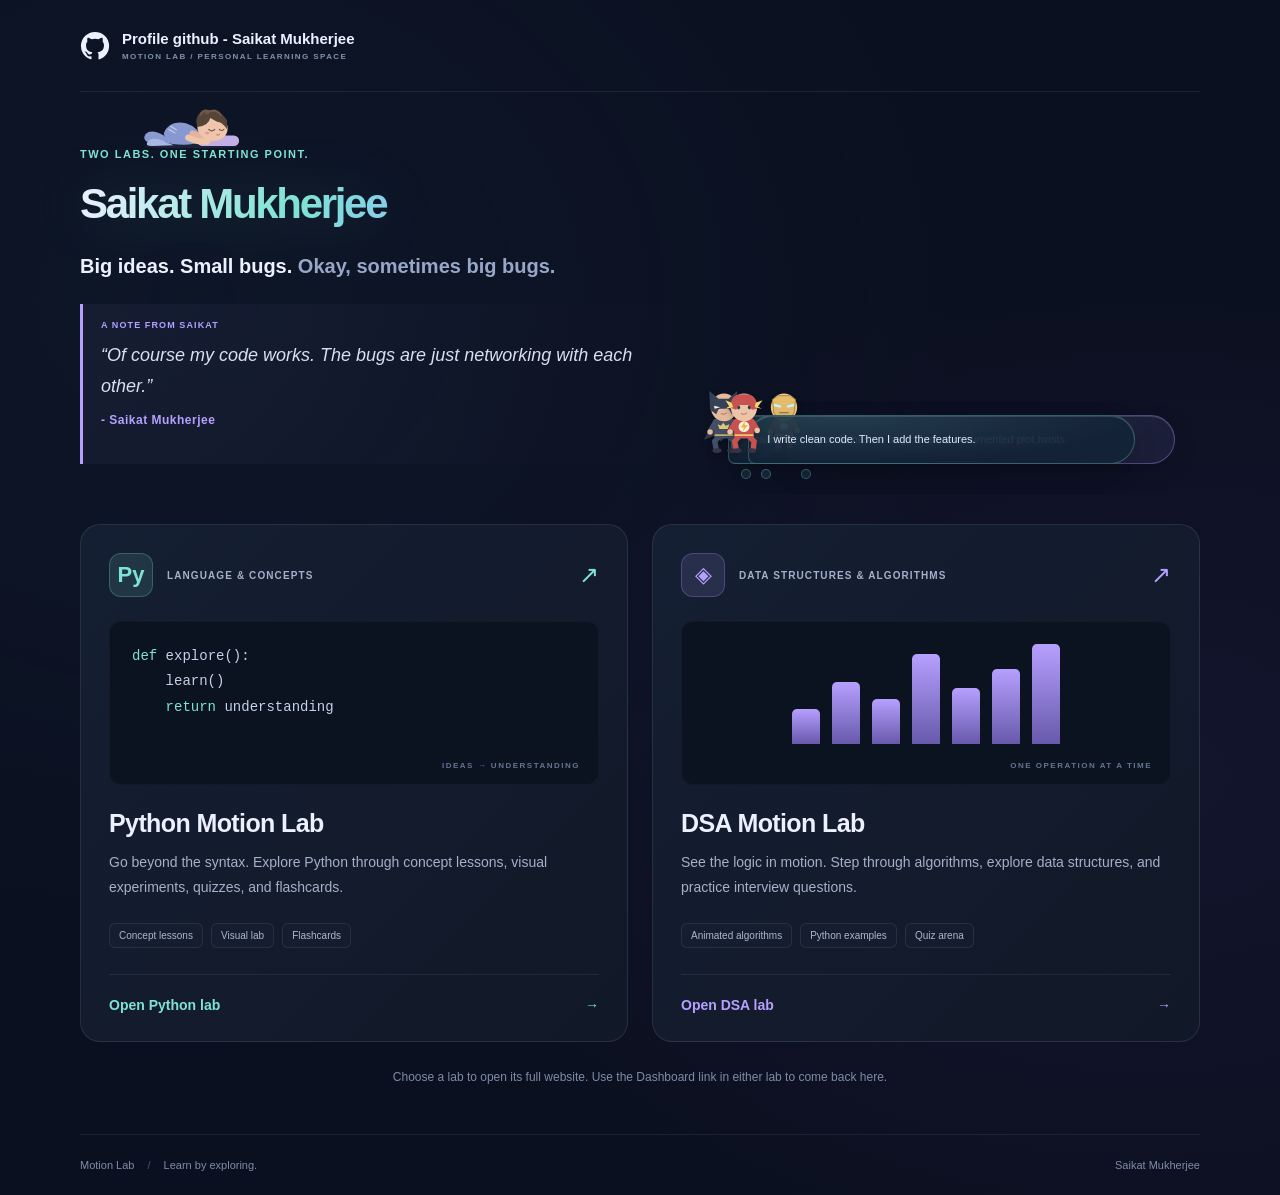
<file: index.html>
<!doctype html>
<html lang="en">
<head>
  <meta charset="utf-8">
  <meta name="viewport" content="width=device-width, initial-scale=1">
  <meta name="description" content="Your shared dashboard for Python Motion Lab and DSA Motion Lab.">
  <meta name="theme-color" content="#0b1020">
  <title>Saikat Mukherjee · Motion Lab</title>
  <link rel="stylesheet" href="dashboard.css">
  <link rel="stylesheet" href="pets.css">
</head>
<body>
  <header class="topbar"><a class="brand" href="https://github.com/saikatmukherjeelinux" target="_blank" rel="noopener noreferrer"><svg class="github-brand-icon" aria-hidden="true" width="30" height="30" viewBox="0 0 24 24" fill="currentColor"><path d="M12 .75a11.25 11.25 0 0 0-3.558 21.923c.563.104.768-.244.768-.542 0-.267-.01-.974-.015-1.912-3.13.68-3.79-1.508-3.79-1.508-.512-1.3-1.25-1.646-1.25-1.646-1.022-.7.078-.685.078-.685 1.13.08 1.724 1.16 1.724 1.16 1.005 1.722 2.637 1.225 3.279.937.102-.728.393-1.225.715-1.507-2.498-.284-5.124-1.249-5.124-5.56 0-1.228.439-2.232 1.159-3.019-.116-.285-.502-1.429.11-2.978 0 0 .945-.303 3.094 1.153a10.77 10.77 0 0 1 5.636 0c2.148-1.456 3.091-1.153 3.091-1.153.614 1.549.228 2.693.112 2.978.722.787 1.158 1.791 1.158 3.019 0 4.322-2.63 5.273-5.137 5.552.404.349.765 1.037.765 2.09 0 1.509-.014 2.726-.014 3.096 0 .301.203.651.774.541A11.25 11.25 0 0 0 12 .75Z"/></svg><span class="brand-identity">Profile github - Saikat Mukherjee<small>MOTION LAB / PERSONAL LEARNING SPACE</small></span></a></header>
  <main>
    <section class="intro" aria-labelledby="title">
      <div class="sleepy-heading"><div class="sleepy-boy" aria-hidden="true"><svg viewBox="0 0 150 70" xmlns="http://www.w3.org/2000/svg"><ellipse cx="74" cy="64" rx="62" ry="3" fill="#b6a0ff18"/><g class="sleepy-breath"><path d="M38 50 Q22 41 14 48 Q9 55 18 60 L45 61" fill="#899bcf"/><path d="M34 56 Q21 52 17 58 Q12 64 23 64 L51 63" fill="#aab9e3"/><path d="M38 47 Q45 29 67 34 Q84 39 89 57 Q72 66 40 60Z" fill="#8799d0"/><path d="M44 42 L53 47 M47 38 L55 43" stroke="#c8d3f4" stroke-width="1.4"/><rect x="82" y="50" width="55" height="14" rx="7" fill="#c2b0e6"/><path d="M76 48 Q88 53 102 54" stroke="#e3b49b" stroke-width="9" stroke-linecap="round" fill="none"/><ellipse cx="102" cy="40" rx="20" ry="17" transform="rotate(12 102 40)" fill="#efc6ab"/><path d="M82 39 Q77 21 93 18 Q111 14 121 30 L121 42 Q115 32 108 32 L99 27 Q97 37 82 39Z" fill="#554437"/><path d="M86 23 Q89 16 97 18 M94 21 Q105 13 113 23" stroke="#705747" stroke-width="3" stroke-linecap="round" fill="none"/><path d="M97 42 Q101 46 105 42 M111 42 Q114 45 117 42" stroke="#70514a" stroke-width="1.4" stroke-linecap="round" fill="none"/><ellipse cx="95" cy="47" rx="3" ry="1.8" fill="#df9d99"/><path d="M107 49 Q110 51 112 48" stroke="#9b6c60" stroke-width="1.1" fill="none"/><path d="M70 53 Q82 59 95 58" stroke="#efc6ab" stroke-width="8" stroke-linecap="round" fill="none"/></g></svg><span class="sleep-z z-one">z</span><span class="sleep-z z-two">z</span><span class="sleep-z z-three">Z</span></div><p class="eyebrow">TWO LABS. ONE STARTING POINT.</p></div>
      <div class="name-and-jokes"><div class="intro-details"><h1 id="title" class="name-title">Saikat Mukherjee</h1>
      <p class="personal-tagline"><strong>Big ideas.</strong> Small bugs. <span>Okay, sometimes <span id="spiderBugs">big bugs</span>.</span></p>
      <figure class="signature-quote" id="humorFeed" tabindex="0" aria-label="Rotating humor. Hover or focus to pause."><span class="humor-label" id="humorLabel">A NOTE FROM SAIKAT</span><blockquote id="humorText">“Of course my code works. The bugs are just networking with each other.”</blockquote><figcaption id="humorCredit">- Saikat Mukherjee</figcaption></figure>
      </div><aside class="joke-sky" aria-label="Floating coding jokes"><div class="joke-stream" id="jokeStream"><p class="joke-orb">My algorithm is O(please work).</p><p class="joke-orb">My code has no bugs. Just undocumented plot twists.</p><p class="joke-orb">I write clean code. Then I add the features.</p></div></aside></div>
    </section>
    <nav class="labs" aria-label="Learning websites">
      <a class="lab python" href="python-motion-lab/index.html">
        <div class="card-top"><span class="lab-icon" aria-hidden="true">Py</span><span class="category">LANGUAGE & CONCEPTS</span><span class="arrow" aria-hidden="true">↗</span></div>
        <div class="illustration python-art" aria-hidden="true"><code><span>def</span> explore():<br>&nbsp;&nbsp;&nbsp;&nbsp;learn()<br>&nbsp;&nbsp;&nbsp;&nbsp;<span>return</span> understanding</code><span class="code-note">IDEAS → UNDERSTANDING</span></div>
        <h2>Python Motion Lab</h2>
        <p>Go beyond the syntax. Explore Python through concept lessons, visual experiments, quizzes, and flashcards.</p>
        <div class="tags"><span>Concept lessons</span><span>Visual lab</span><span>Flashcards</span></div>
        <div class="open">Open Python lab <span aria-hidden="true">→</span></div>
      </a>
      <a class="lab dsa" href="dsa-motion-lab/index.html">
        <div class="card-top"><span class="lab-icon" aria-hidden="true">◈</span><span class="category">DATA STRUCTURES & ALGORITHMS</span><span class="arrow" aria-hidden="true">↗</span></div>
        <div class="illustration dsa-art" aria-hidden="true"><div class="bars"><i></i><i></i><i></i><i></i><i></i><i></i><i></i></div><span class="code-note">ONE OPERATION AT A TIME</span></div>
        <h2>DSA Motion Lab</h2>
        <p>See the logic in motion. Step through algorithms, explore data structures, and practice interview questions.</p>
        <div class="tags"><span>Animated algorithms</span><span>Python examples</span><span>Quiz arena</span></div>
        <div class="open">Open DSA lab <span aria-hidden="true">→</span></div>
      </a>
    </nav>
    <p class="hint">Choose a lab to open its full website. Use the Dashboard link in either lab to come back here.</p>
  </main>
  <footer><span>Motion Lab <span class="footer-divider">/</span> Learn by exploring.</span><span>Saikat Mukherjee</span></footer>
  <div class="spider-visitor" aria-hidden="true"><div class="spider-thread"></div><svg class="spider-drawing" viewBox="0 0 90 76" xmlns="http://www.w3.org/2000/svg"><g class="spider-legs" fill="none" stroke="#aa9be0" stroke-width="3.5" stroke-linecap="round" stroke-linejoin="round"><path d="M32 35 L17 20 L10 28 M30 40 L10 35 L4 44 M30 46 L13 52 L10 64 M33 51 L23 65 L25 72"/><path d="M58 35 L73 20 L80 28 M60 40 L80 35 L86 44 M60 46 L77 52 L80 64 M57 51 L67 65 L65 72"/></g><ellipse cx="45" cy="31" rx="17" ry="21" fill="#8274bd"/><ellipse cx="45" cy="44" rx="21" ry="19" fill="#b5a4e9"/><ellipse cx="38" cy="40" rx="6" ry="8" fill="#fff6ec"/><ellipse cx="53" cy="40" rx="6" ry="8" fill="#fff6ec"/><g fill="#30314c"><ellipse cx="39" cy="42" rx="3.5" ry="5"/><ellipse cx="52" cy="42" rx="3.5" ry="5"/></g><g fill="white"><circle cx="40" cy="39" r="1.6"/><circle cx="53" cy="39" r="1.6"/></g><g fill="#eeaccc"><ellipse cx="30" cy="49" rx="4" ry="2.4"/><ellipse cx="60" cy="49" rx="4" ry="2.4"/></g><path d="M40 51 Q45 57 50 51" fill="none" stroke="#62517f" stroke-width="1.7" stroke-linecap="round"/></svg></div>
  <script src="wizard.js"></script>
  <script src="voldemort.js"></script>
  <script src="dashboard.js"></script>
  <script src="bubble-characters.js"></script>
  <script src="humor-feed.js"></script>
</body>
</html>
</file>
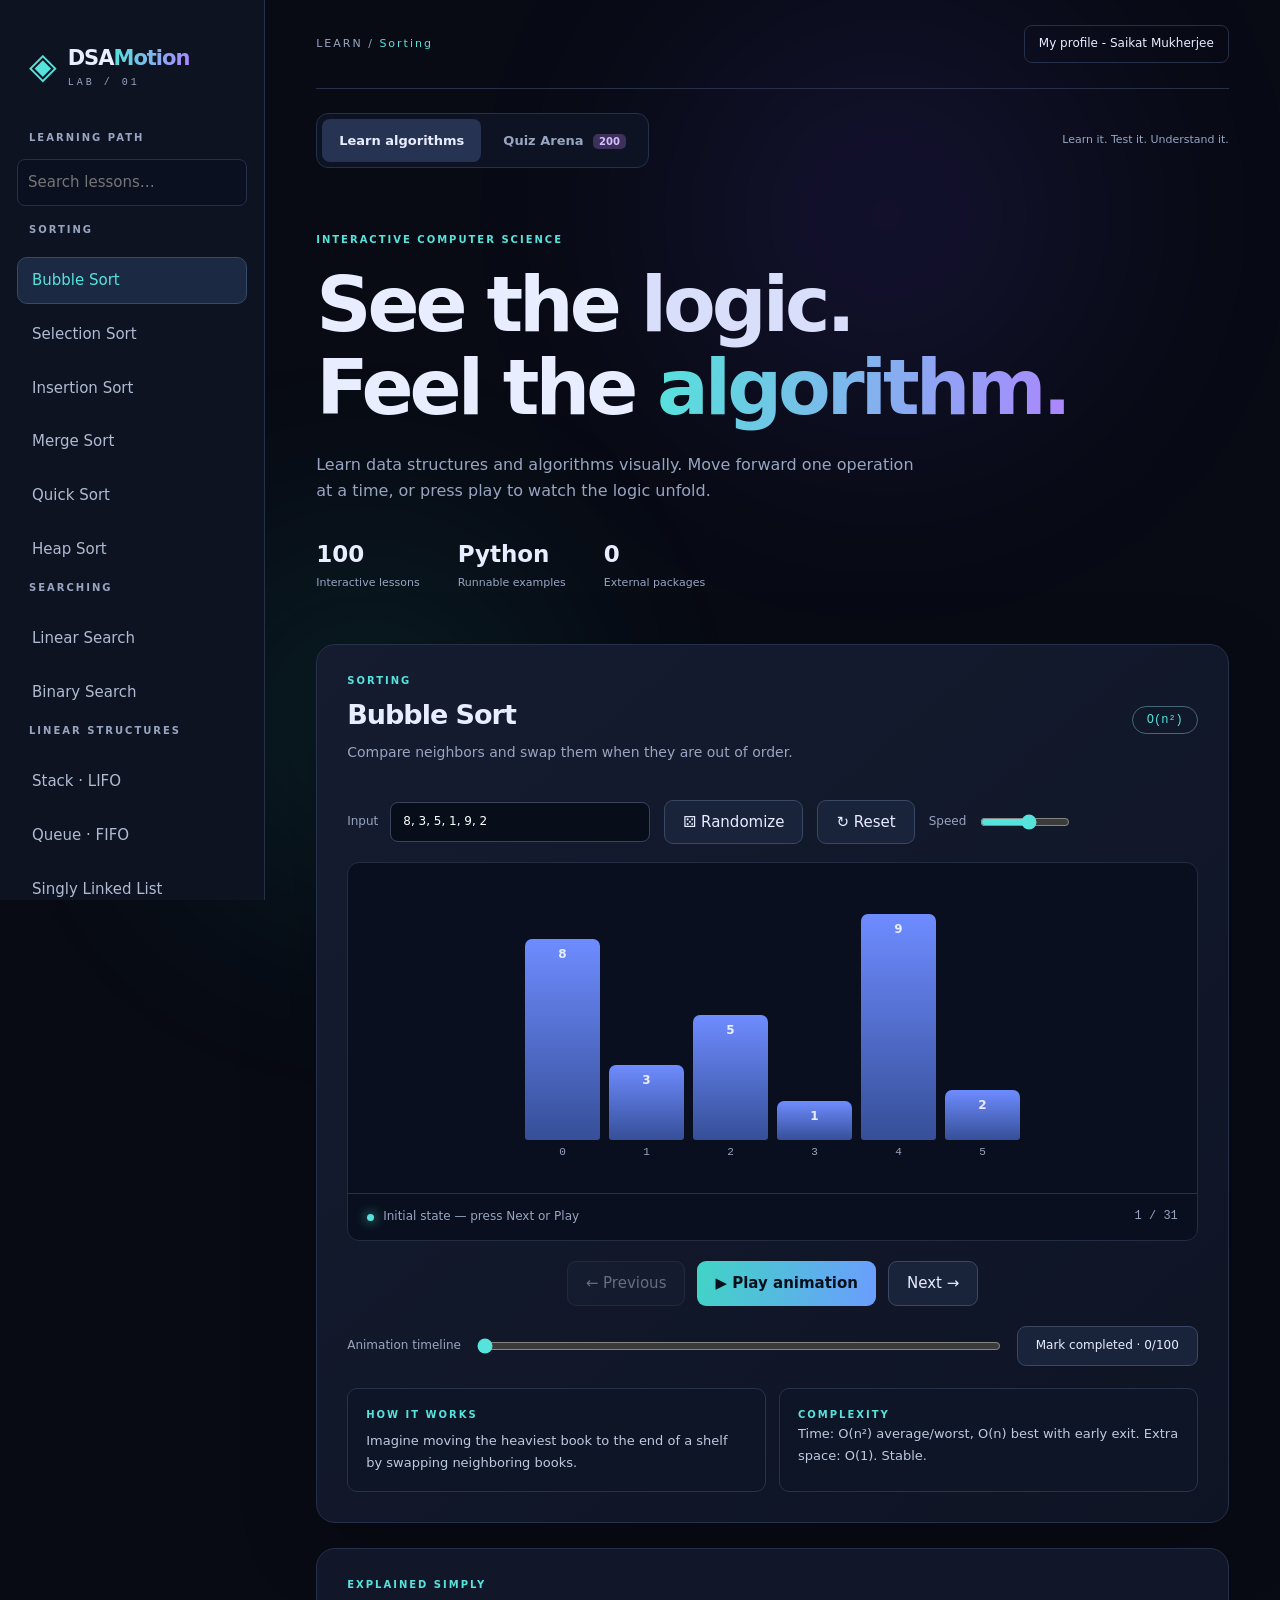
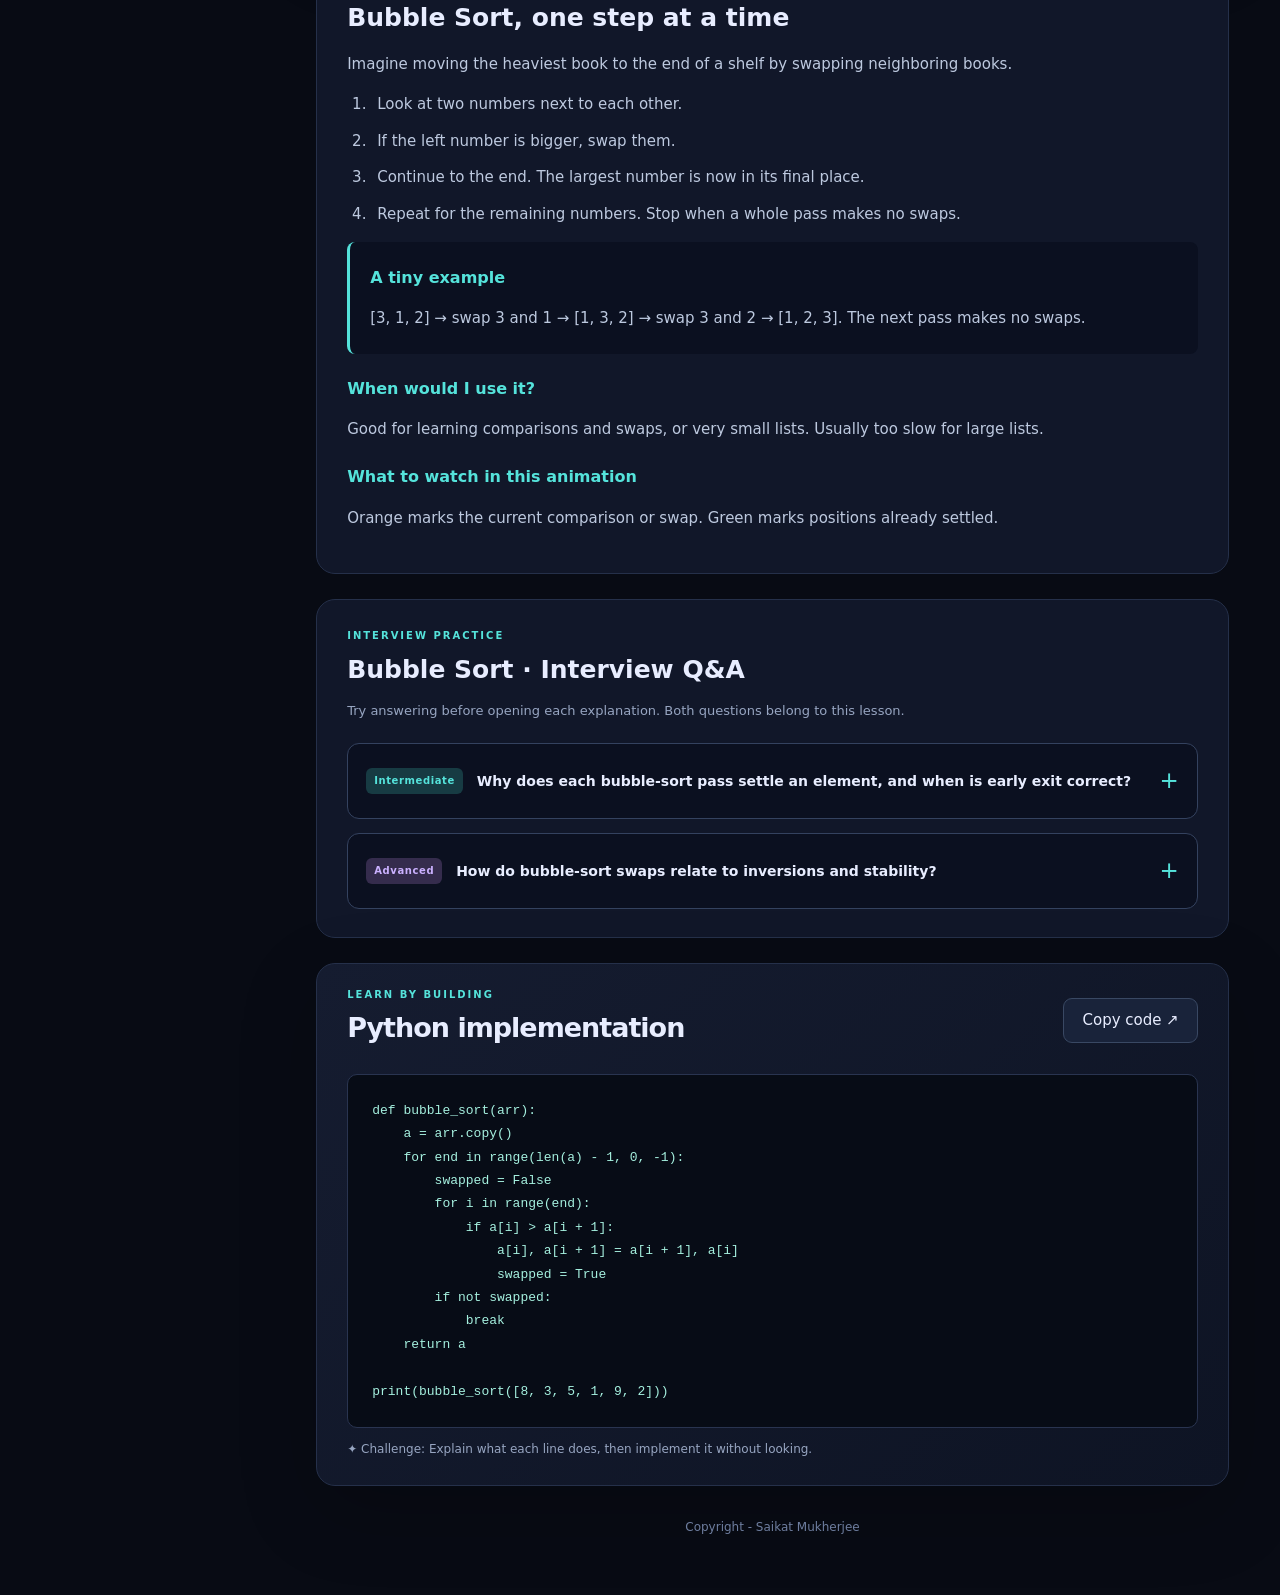
<file: dsa-motion-lab/index.html>
<!DOCTYPE html>
<html lang="en"><head><meta charset="UTF-8"><meta name="viewport" content="width=device-width, initial-scale=1"><meta name="description" content="Interactive DSA visual learning studio with animations and Python code"><title>DSA Motion Lab · Visual Algorithms</title><link rel="stylesheet" href="assets/style.css"><link rel="stylesheet" href="assets/quiz.css"></head>
<body>
<div class="glow g1"></div><div class="glow g2"></div>
<aside class="sidebar"><div class="brand"><span class="brand-icon">◈</span><span>DSA<span class="gradient">Motion</span><small>LAB / 01</small></span></div><div class="side-label">LEARNING PATH</div><input id="lessonSearch" type="search" placeholder="Search lessons…" aria-label="Search lessons"><nav id="nav"></nav></aside>
<main class="main"><header class="top"><div class="breadcrumb">LEARN / <span id="crumb">Sorting</span></div><a class="github" href="https://github.com/saikatmukherjeelinux" target="_blank" rel="noopener">My profile - Saikat Mukherjee</a></header><div class="mode-bar"><div class="mode-tabs" role="tablist" aria-label="Learning and quiz views"><button id="learnTab" type="button" role="tab" aria-controls="learningContent" aria-selected="true" class="active">Learn algorithms</button><button id="quizTab" type="button" role="tab" aria-controls="quizPanel" aria-selected="false" tabindex="-1">Quiz Arena <span>200</span></button></div><span class="mode-hint">Learn it. Test it. Understand it.</span></div><div id="learningContent" role="tabpanel" aria-labelledby="learnTab"><section class="hero"><div class="eyebrow">INTERACTIVE COMPUTER SCIENCE</div><h1>See the <em>logic.</em><br>Feel the <span class="gradient">algorithm.</span></h1><p>Learn data structures and algorithms visually. Move forward one operation at a time, or press play to watch the logic unfold.</p><div class="stats"><div><strong id="topicCount">0</strong><small>Interactive lessons</small></div><div><strong>Python</strong><small>Runnable examples</small></div><div><strong>0</strong><small>External packages</small></div></div></section>
<section class="workspace"><div class="panel-head"><div><div class="eyebrow" id="category">SORTING</div><h2 id="lessonTitle">Bubble Sort</h2><p id="intro"></p></div><div class="pill" id="complexity">O(n²)</div></div><div class="controls"><label>Input <input id="input" type="text" value="8, 3, 5, 1, 9, 2" aria-label="Input values"></label><label id="targetControl" hidden>Target <input id="target" type="text" placeholder="Auto" aria-label="Search target"></label><button id="random" class="secondary">⚄ Randomize</button><button id="reset" class="secondary">↻ Reset</button><label class="speed">Speed <input type="range" id="speed" min="1" max="10" value="6" aria-label="Animation speed"></label></div><div class="stage"><div id="viz" class="viz"></div><div class="status"><span class="pulse"></span><span id="status" role="status" aria-live="polite">Ready to begin</span><span id="counter">0 / 0</span></div></div><div class="player"><button id="prev" class="secondary">← Previous</button><button id="play" class="primary">▶ Play animation</button><button id="next" class="secondary">Next →</button></div><div class="learning-tools"><label for="timeline">Animation timeline</label><input id="timeline" type="range" min="0" max="0" value="0"><button id="completion" class="secondary">Mark completed</button></div><div class="details"><div class="detail-card"><div class="mini-title">HOW IT WORKS</div><p id="explanation"></p></div><div class="detail-card"><div class="mini-title">COMPLEXITY</div><div id="analysis"></div></div></div></section>
<section id="simpleGuide" class="simple-guide" aria-label="Beginner lesson explanation"></section><section id="interviewQuestions" class="interview-section" aria-labelledby="interviewTitle"></section><section class="code-section"><div class="code-top"><div><div class="eyebrow">LEARN BY BUILDING</div><h2>Python implementation</h2></div><button id="copy" class="secondary">Copy code ↗</button></div><pre><code id="code"></code></pre><div class="tip">✦ Challenge: Explain what each line does, then implement it without looking.</div></section></div><section id="quizPanel" role="tabpanel" aria-labelledby="quizTab" hidden></section><footer>Copyright - Saikat Mukherjee</footer></main><script src="assets/app.js"></script><script src="assets/extensions.js"></script><script src="assets/explanations.js"></script><script src="assets/advanced.js"></script><script src="assets/string-engine.js"></script><script src="assets/string-python.js"></script><script src="assets/string-lessons.js"></script><script src="assets/regex-engine.js"></script><script src="assets/regex-catalog.js"></script><script src="assets/regex-python.js"></script><script src="assets/regex-lessons.js"></script><script src="assets/interview-core.js"></script><script src="assets/interview-strings.js"></script><script src="assets/interview-regex.js"></script><script src="assets/interview.js"></script><script src="assets/interview-pattern-engine.js"></script><script src="assets/interview-pattern-catalog.js"></script><script src="assets/pattern-python.js"></script><script src="assets/interview-pattern-questions.js"></script><script src="assets/interview-pattern-lessons.js"></script><script src="assets/quiz-core.js"></script><script src="assets/quiz-strings.js"></script><script src="assets/quiz-regex.js"></script><script src="assets/quiz-patterns.js"></script><script src="assets/quiz-engine.js"></script><script src="assets/quiz.js"></script></body></html>
</file>
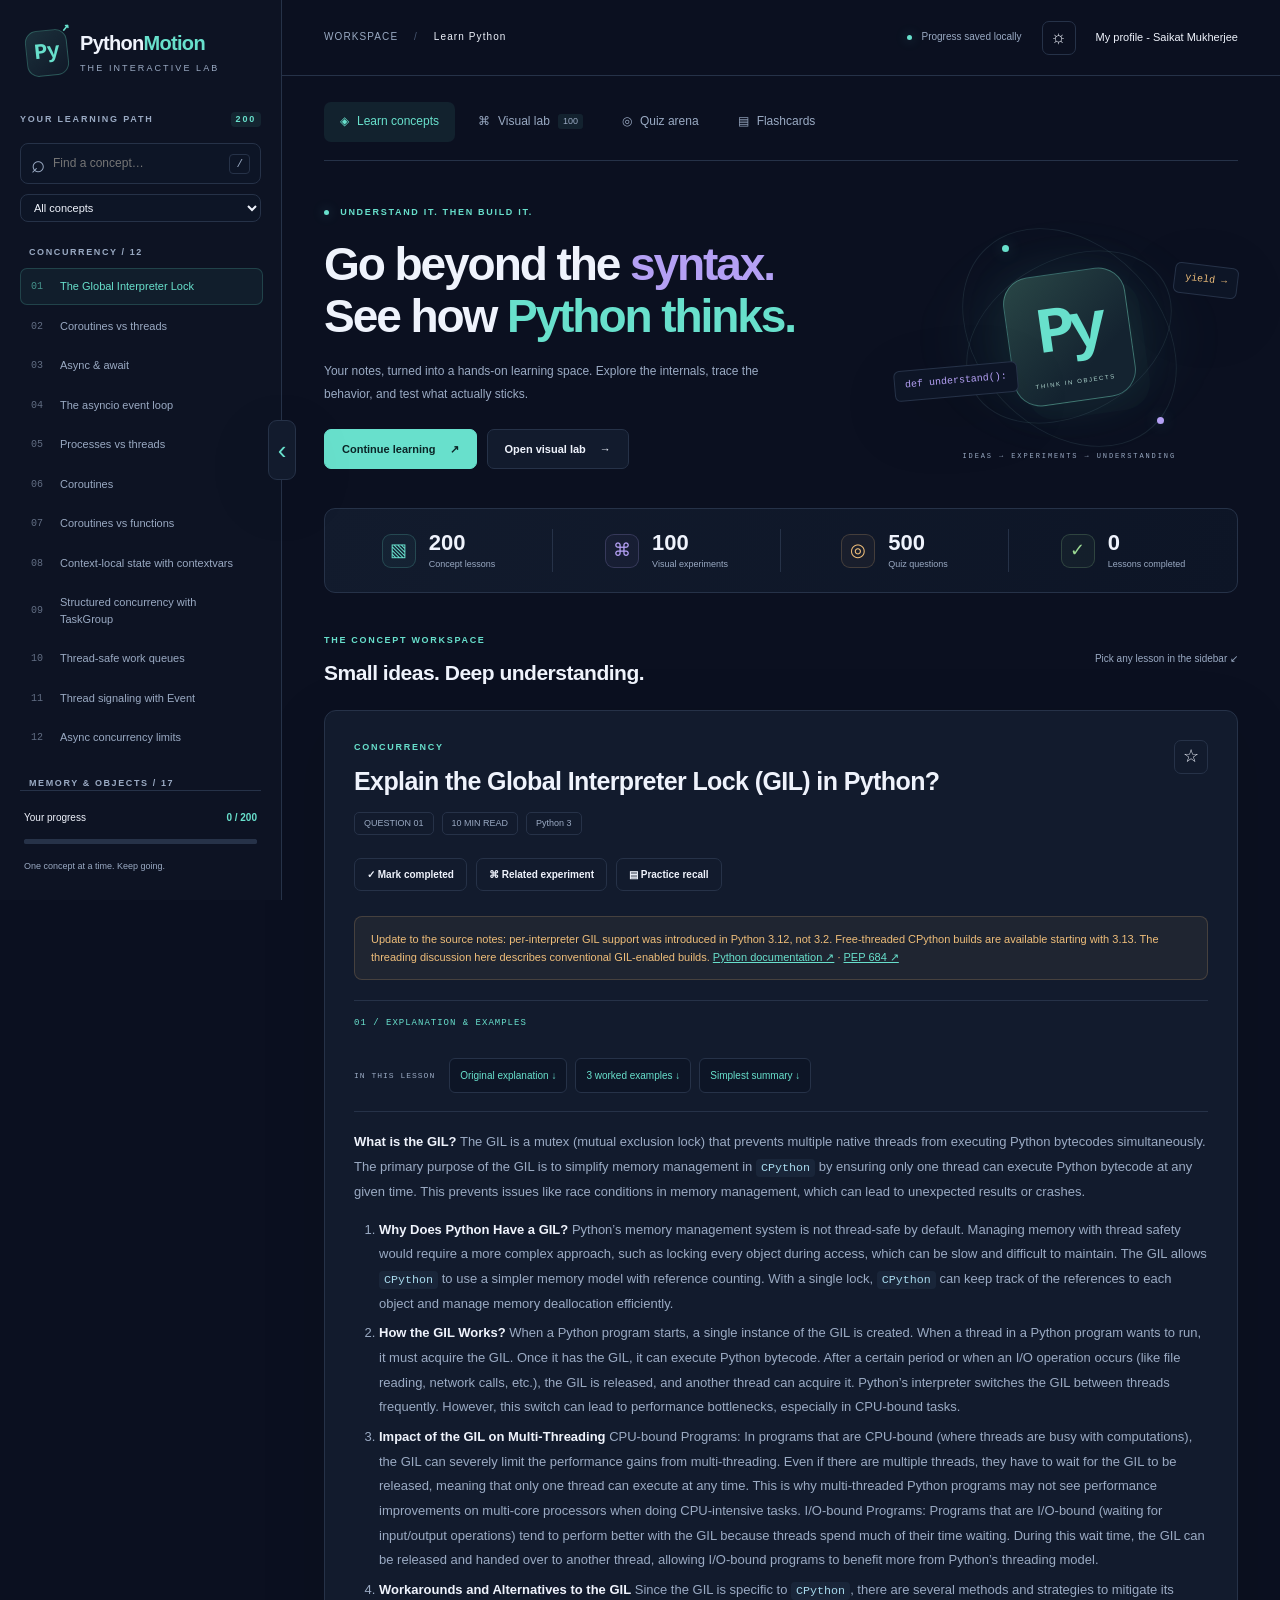
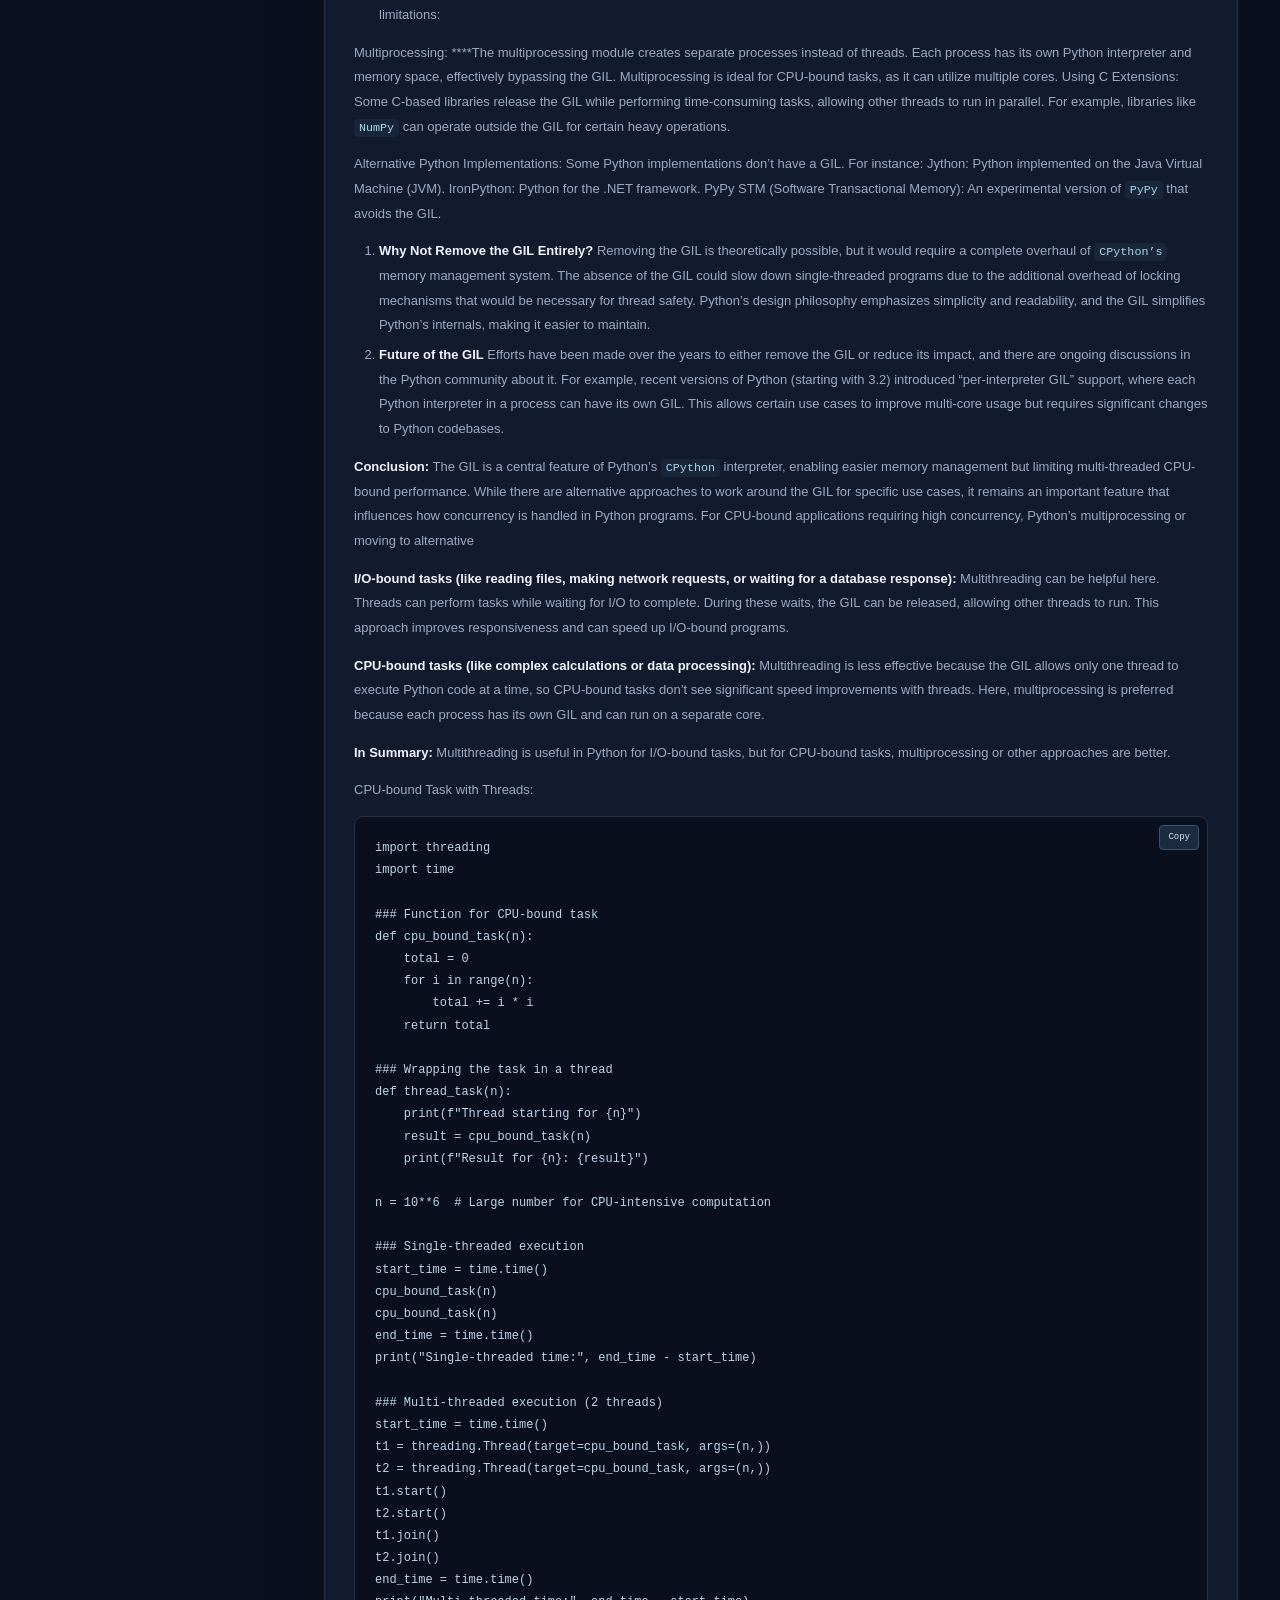
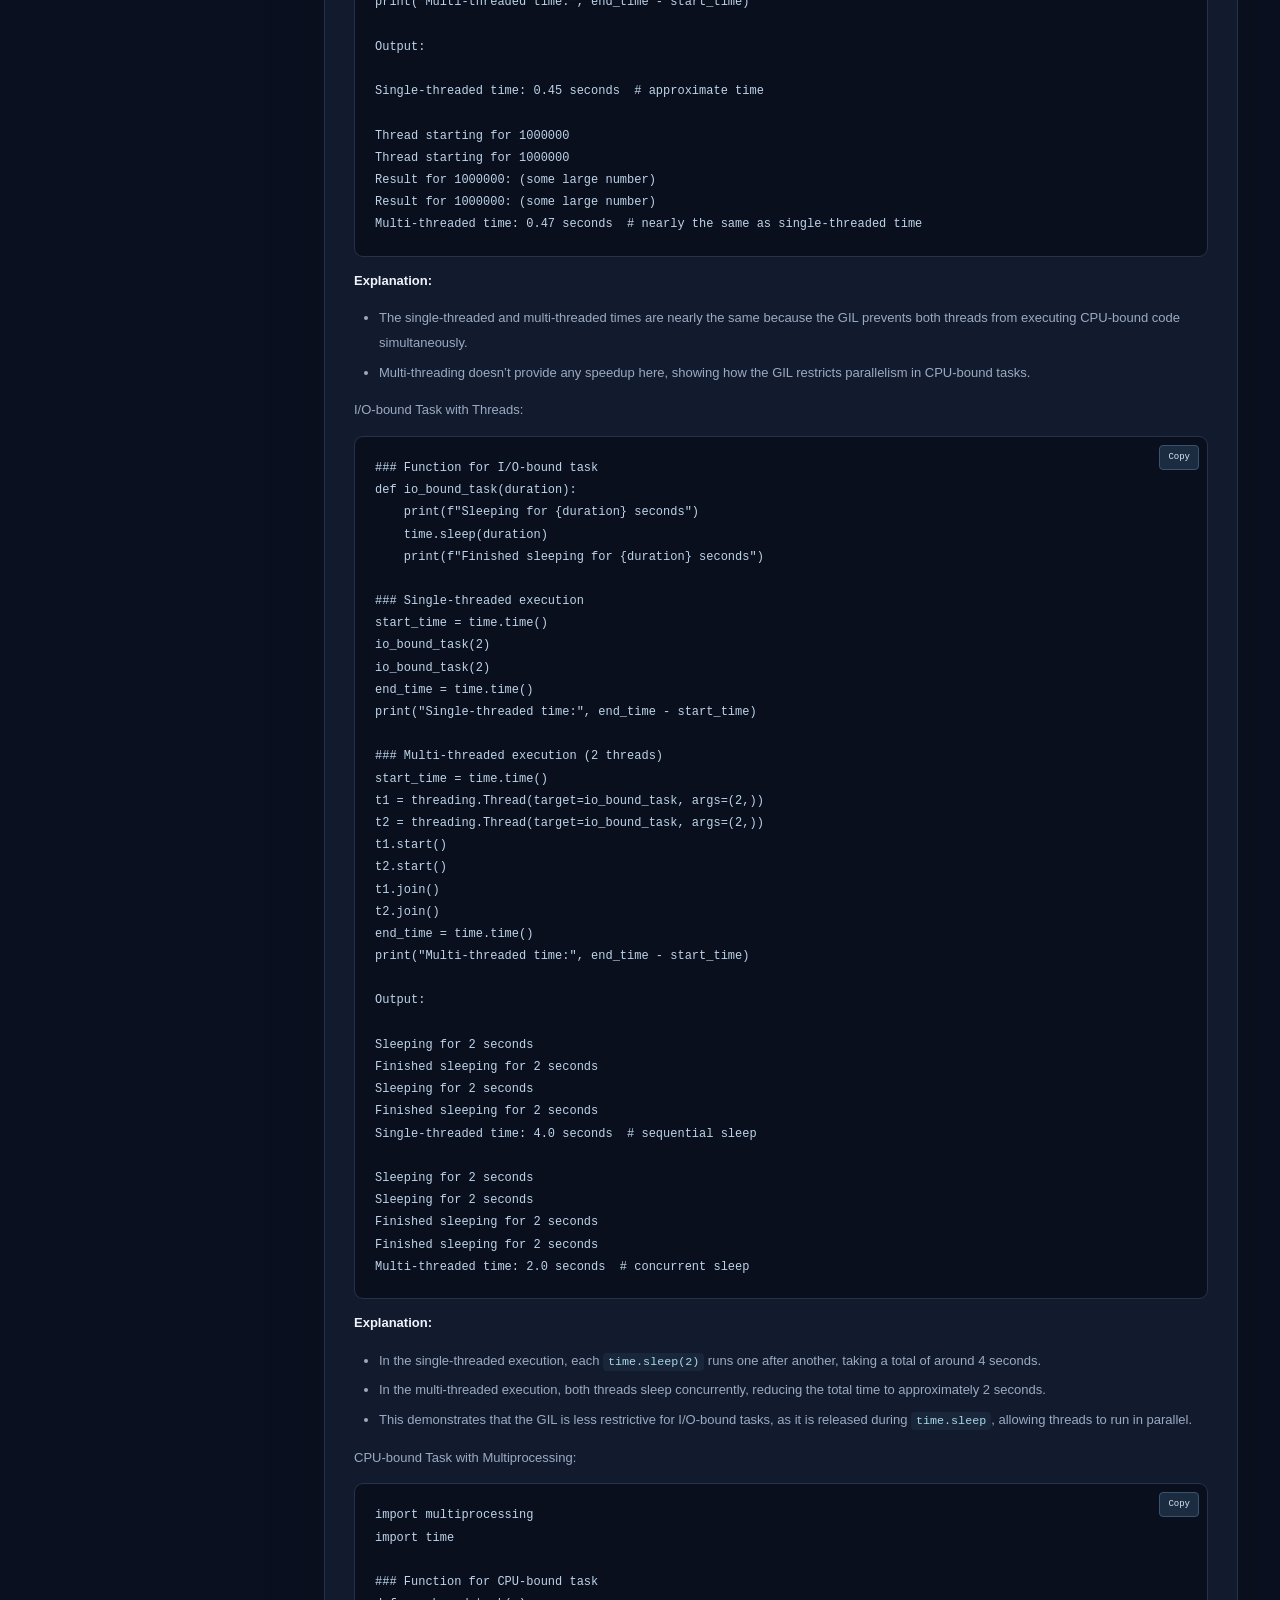
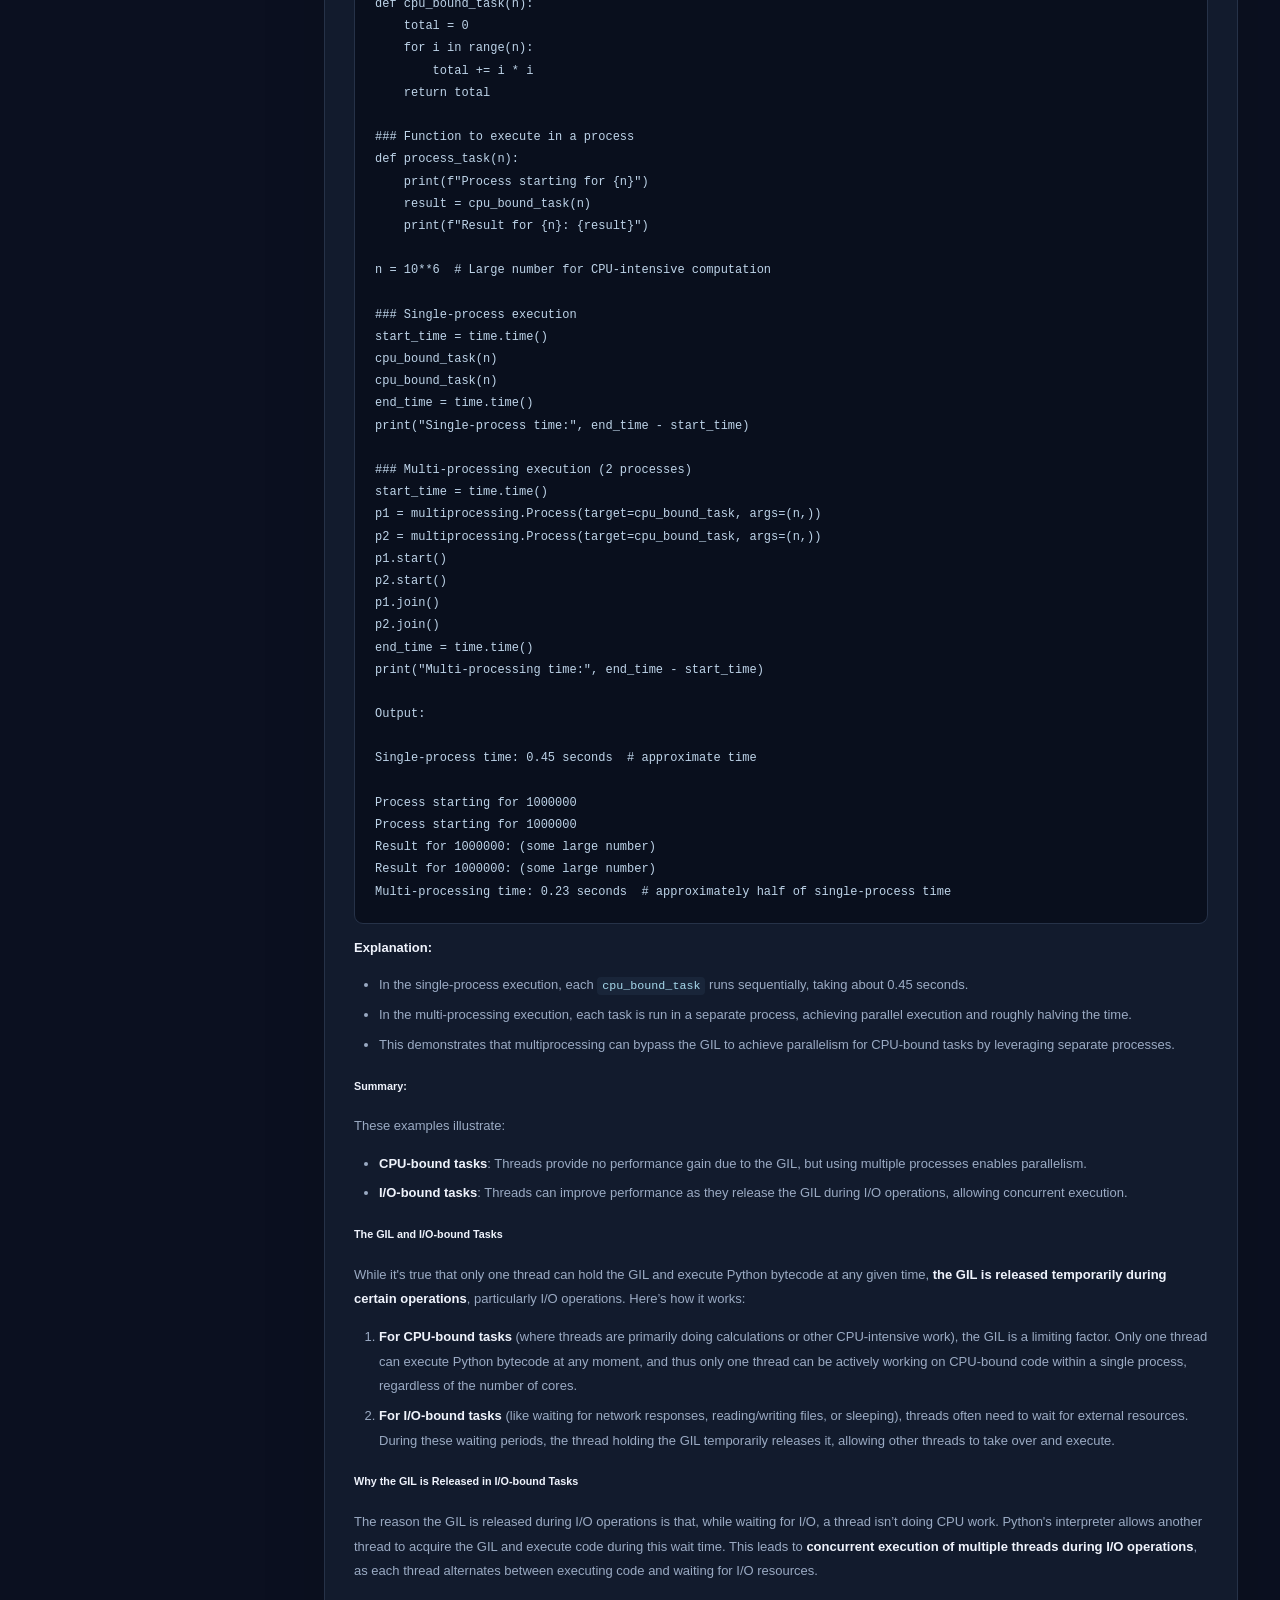
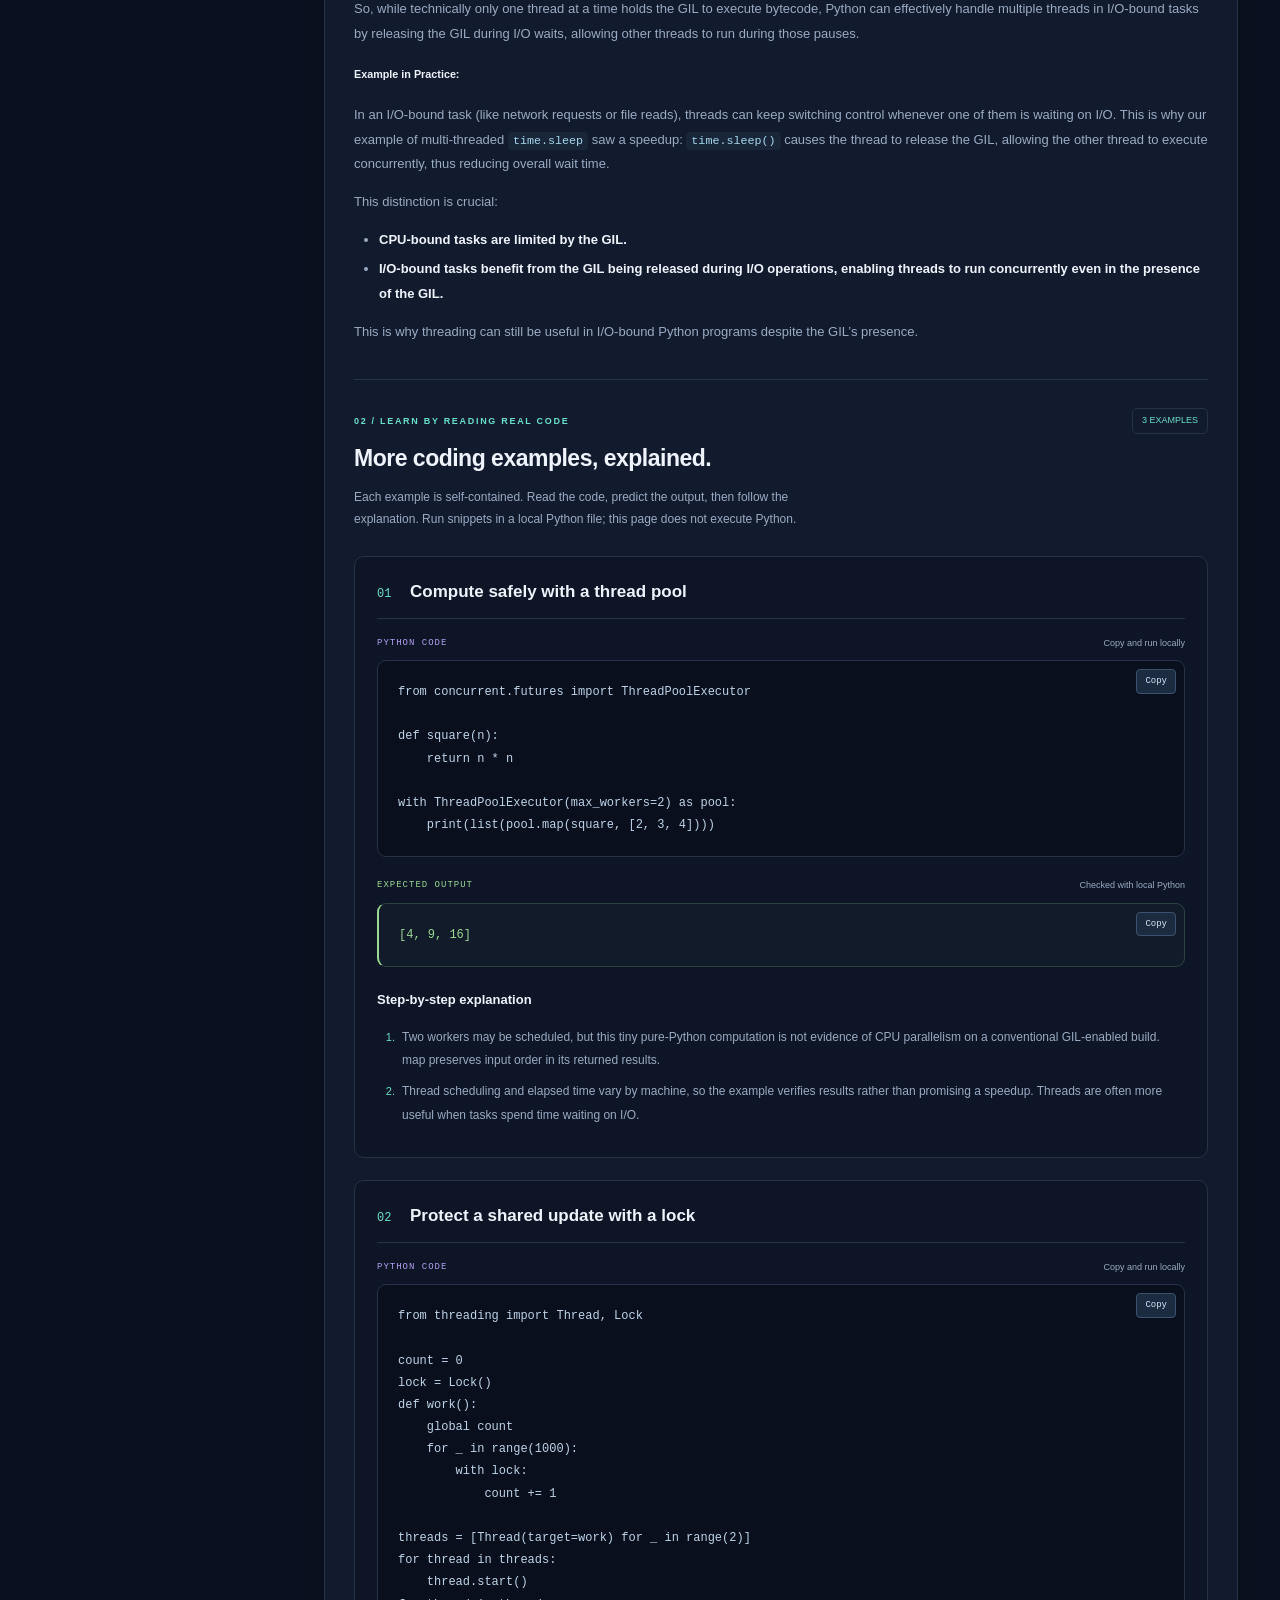
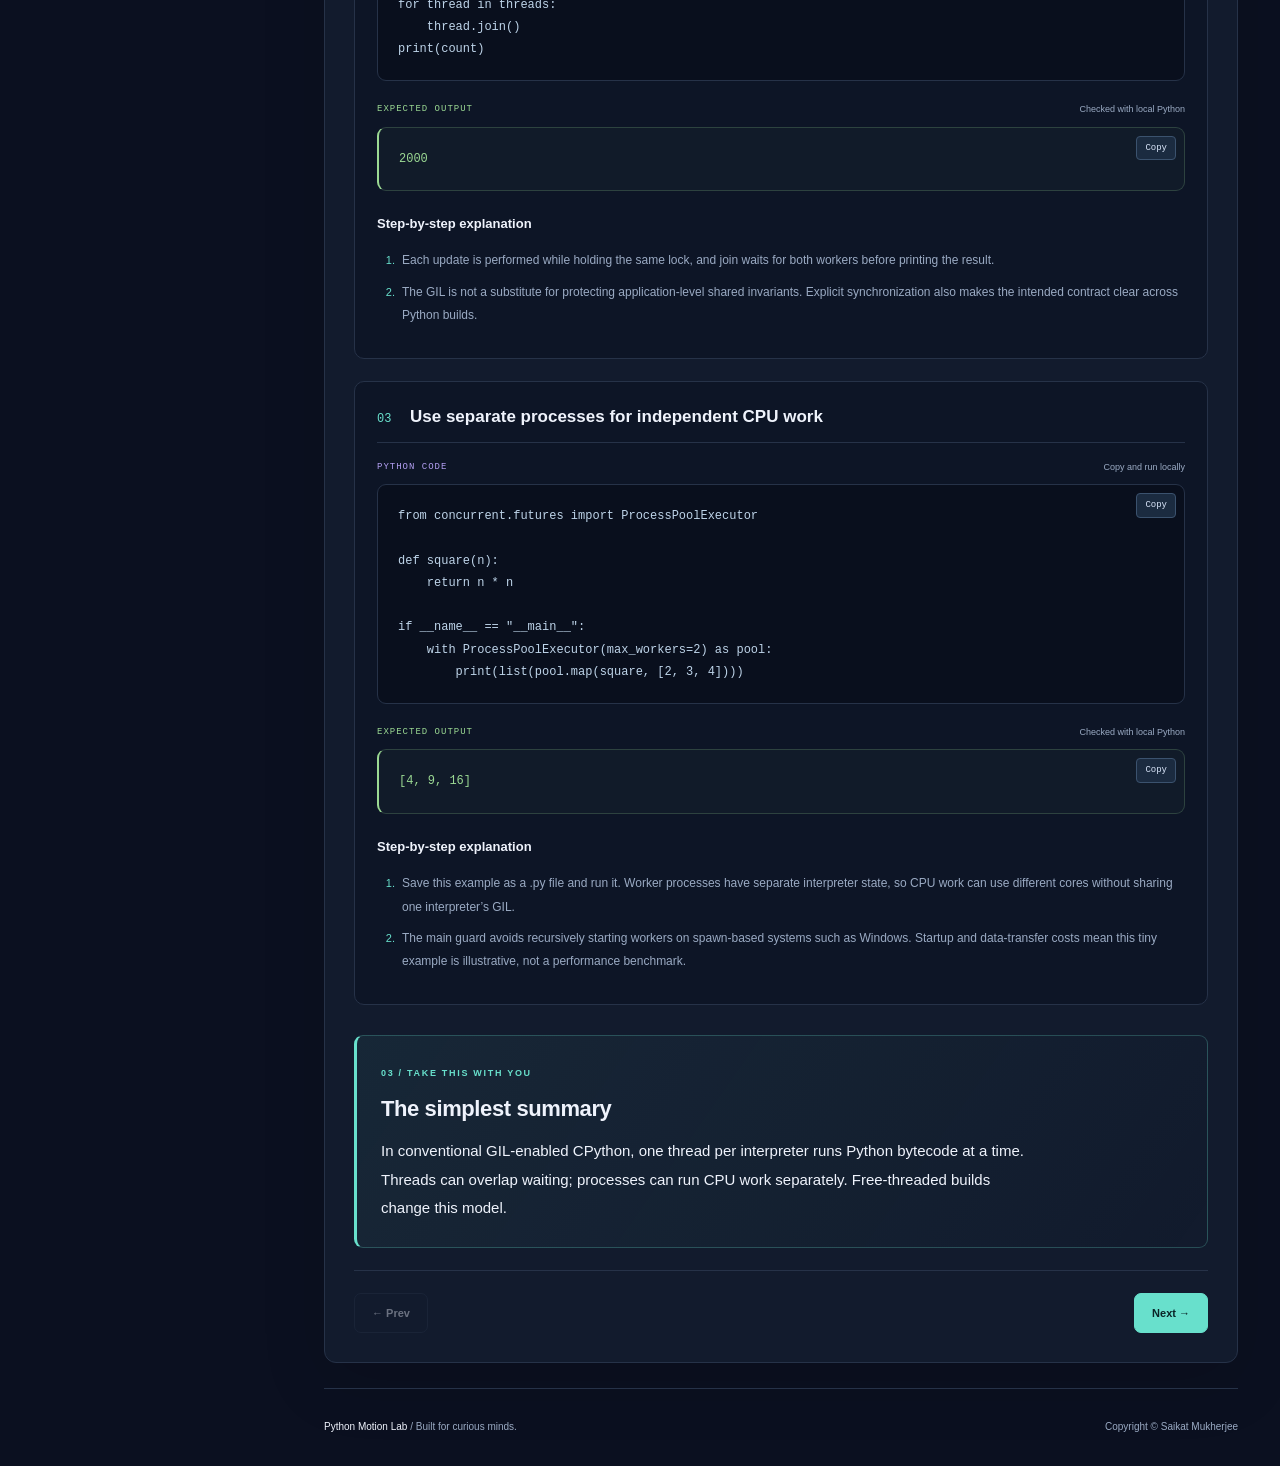
<file: python-motion-lab/index.html>
<!doctype html>
<html lang="en" data-theme="dark">
<head><meta charset="utf-8"><meta name="viewport" content="width=device-width,initial-scale=1"><meta name="description" content="Explore Python through 200 lessons, visual experiments, flashcards, and an interactive quiz arena."><meta name="theme-color" content="#0b1020"><title>Python Motion Lab · Learn by exploring</title><link rel="icon" href="assets/favicon.svg" type="image/svg+xml"><link rel="stylesheet" href="assets/style.css"><link rel="stylesheet" href="assets/lab-styles.css"></head>
<body>
<a class="skip" href="#content">Skip to content</a>
<aside class="sidebar" id="sidebar">
 <a class="brand" href="#learn"><span class="brand-mark">Py<span>↗</span></span><span>Python<span class="brand-accent">Motion</span><small>THE INTERACTIVE LAB</small></span></a>
 <div class="side-heading">YOUR LEARNING PATH <span id="sidebarCount">200</span></div>
 <label class="search"><span>⌕</span><input id="search" type="search" placeholder="Find a concept…" aria-label="Search lessons"><kbd>/</kbd></label>
 <label class="sr-only" for="topicFilter">Filter lessons</label><select id="topicFilter"><option value="all">All concepts</option><option value="new">Added concepts (96)</option><option value="latest-10">Newest 10 concepts</option><option value="latest-36">Previous 36 concepts</option><option value="saved">Bookmarked</option><option value="unfinished">Not completed</option></select>
 <nav id="lessonNav" aria-label="Python lessons"></nav>
 <div class="side-progress"><div><span>Your progress</span><strong id="progressText">0 / 200</strong></div><progress id="progress" max="200" value="0"></progress><small>One concept at a time. Keep going.</small></div>
</aside>
<button id="sidebarToggle" class="sidebar-toggle" type="button" aria-controls="sidebar" aria-expanded="true" aria-label="Hide lesson index" title="Hide lesson index">‹</button>
<div class="shell">
 <header class="topbar"><button class="icon-button mobile-menu" id="menu" aria-label="Toggle lesson menu" aria-expanded="false">☰</button><div class="breadcrumb">WORKSPACE <span>/</span> <b id="breadcrumb">Learn Python</b></div><div class="header-actions"><span class="local-badge"><i></i> Progress saved locally</span><button id="theme" class="icon-button" aria-label="Toggle color theme">☼</button><a class="repo-link" href="https://github.com/saikatmukherjeelinux" target="_blank" rel="noopener noreferrer">My profile - Saikat Mukherjee</a></div></header>
 <main id="content" tabindex="-1">
  <nav class="mode-tabs" aria-label="Study mode"><button data-view="learn" class="active">◈ <span>Learn concepts</span></button><button data-view="lab">⌘ <span>Visual lab</span><small id="labCountBadge">100</small></button><button data-view="quiz">◎ <span>Quiz arena</span></button><button data-view="cards">▤ <span>Flashcards</span></button></nav>
  <section class="view" id="learnView">
   <section class="hero"><div><div class="eyebrow"><span></span> UNDERSTAND IT. THEN BUILD IT.</div><h1>Go beyond the <em>syntax.</em><br>See how <span>Python thinks.</span></h1><p>Your notes, turned into a hands-on learning space. Explore the internals, trace the behavior, and test what actually sticks.</p><div class="hero-actions"><button class="primary" id="continue">Continue learning <span>↗</span></button><button class="secondary" data-go="lab">Open visual lab <span>→</span></button></div></div><div class="hero-art" aria-hidden="true"><div class="orbit orbit-one"></div><div class="orbit orbit-two"></div><span class="floating-label label-one">yield →</span><span class="floating-label label-two">def understand():</span><div class="python-tile"><span>Py</span><small>THINK IN OBJECTS</small></div><span class="art-dot dot-one"></span><span class="art-dot dot-two"></span><div class="art-caption">IDEAS → EXPERIMENTS → UNDERSTANDING</div></div></section>
   <div class="metrics"><div><span class="metric-icon">▧</span><div><strong id="lessonCount">200</strong><small>Concept lessons</small></div></div><div><span class="metric-icon purple">⌘</span><div><strong id="labCountMetric">100</strong><small>Visual experiments</small></div></div><div><span class="metric-icon amber">◎</span><div><strong id="quizCount">0</strong><small>Quiz questions</small></div></div><div><span class="metric-icon green">✓</span><div><strong id="completedCount">0</strong><small>Lessons completed</small></div></div></div>
   <div class="section-heading"><div><span class="eyebrow">THE CONCEPT WORKSPACE</span><h2>Small ideas. Deep understanding.</h2></div><span class="quiet">Pick any lesson in the sidebar ↙</span></div>
   <article class="panel lesson-panel"><div class="lesson-header"><div><div class="eyebrow" id="lessonCategory"></div><h2 id="lessonTitle"></h2></div><button id="bookmark" class="icon-button" aria-label="Bookmark lesson" aria-pressed="false">☆</button></div><div class="lesson-meta"><span id="lessonNumber"></span><span id="readTime"></span><span>Python 3</span></div><div class="lesson-tools"><button id="complete" class="secondary">✓ Mark completed</button><button id="relatedLab" class="secondary">⌘ Related experiment</button><button id="recall" class="secondary">▤ Practice recall</button></div><aside class="editor-note" id="editorNote" hidden></aside><div class="notes-label"><span>01 / EXPLANATION & EXAMPLES</span><span id="sourceCredit"></span></div><div class="prose" id="lessonBody"></div><nav class="lesson-footer" aria-label="Lesson navigation"><button id="prevLesson" class="secondary">← Prev</button><button id="nextLesson" class="primary">Next →</button></nav></article>
  </section>
  <section class="view" id="labView" hidden><div class="page-heading"><span class="eyebrow">LEARN BY CHANGING THINGS</span><h1>The visual <em>lab.</em></h1><p>Explore 100 experiments with different visual styles. These are illustrative simulations; Python snippets are provided for running locally.</p></div><div class="lab-discovery"><label>Find an experiment<input id="labSearch" type="search" placeholder="Search Python concepts or animations…"></label><label>Collection<select id="labCollection"><option value="all">All 100 experiments</option><option value="latest-44">Latest 44 additions</option><option value="first-50">Previous 50 additions</option><option value="original">Original six</option></select></label><label>Concept group<select id="labCategory"><option value="all">All groups</option></select></label><label>Animation style<select id="labStyleFilter"><option value="all">All styles</option></select></label></div><details class="lab-library" id="labLibrary" open><summary>Browse experiments <span id="labMatches">100 experiments</span></summary><div id="labTabs" class="lab-gallery"></div></details><div class="lab-picker-row"><label><span class="sr-only">Choose an experiment</span><select id="labSelect"></select></label><button id="labSurprise" class="secondary">⤨ Surprise me</button></div><article class="panel"><div class="lesson-header"><div><span class="eyebrow" id="labTag"></span><h2 id="labTitle"></h2><p id="labIntro" class="muted"></p></div><span class="pill">INTERACTIVE</span></div><div id="labStyleName" class="lab-style-badge"></div><div class="lab-detail-links"><a id="labLessonLink" hidden>Read the related concept →</a><span class="quiet">Illustrative trace · Python code runs locally</span></div><div id="labOptions" class="lab-options"></div><div class="simulation" id="labStage"></div><div class="sim-status" role="status" aria-live="polite"><span class="status-light"></span><span id="labStatus"></span><span id="stepCount"></span></div><input id="timeline" aria-label="Experiment timeline" type="range" min="0" max="1" value="0"><div class="player"><button id="labBack" class="secondary">← Back</button><button id="labPlay" class="primary">▶ Play experiment</button><button id="labNext" class="secondary">Step →</button><button id="labReset" class="icon-button" aria-label="Reset experiment">↻</button><label>Speed <input id="speed" type="range" min="1" max="5" value="3"></label></div><div class="lab-insight" id="labInsight"></div><div class="notes-label"><span>TRY IT IN PYTHON</span><span>Run this code locally</span></div><pre><code id="labCode"></code></pre><div id="labExpected" hidden><div class="notes-label"><span>EXPECTED PYTHON OUTPUT</span><span>Verified snippet from the lesson bank</span></div><pre><code id="labOutput"></code></pre></div></article></section>
  <section class="view" id="quizView" hidden><div class="page-heading"><span class="eyebrow">TURN KNOWLEDGE INTO CONFIDENCE</span><h1>The quiz <em>arena.</em></h1><p>Four choices. One decision. An explanation that helps it click.</p></div><div id="quizContent"></div></section>
  <section class="view" id="cardsView" hidden><div class="page-heading"><span class="eyebrow">A LITTLE ACTIVE RECALL</span><h1>Think. Flip. <em>Remember.</em></h1><p>Answer out loud before revealing the notes. Use “Got it” to mark a lesson complete.</p></div><div class="card-toolbar"><label>Deck <select id="cardDeck"><option value="all">All 200 questions</option><option value="saved">Bookmarked questions</option><option value="unfinished">Not completed yet</option></select></label><button id="shuffleCard" class="secondary">⤨ Random card</button></div><article class="panel flashcard"><div id="cardMeta" class="eyebrow"></div><h2 id="cardTitle"></h2><p id="cardPrompt" class="muted">What is it? When would you use it? Can you give an example?</p><button id="flipCard" class="primary">Reveal answer ↗</button><div id="cardAnswer" class="prose" hidden></div><div class="card-actions" id="cardActions" hidden><button id="cardAgain" class="secondary">↻ Review again</button><button id="cardKnow" class="primary">✓ Got it · Next card</button></div></article><div class="card-toolbar"><span id="cardPosition" class="quiet"></span><button id="nextCard" class="secondary">Skip to next →</button></div></section>
  <footer><span><b>Python Motion Lab</b> <span class="quiet">/ Built for curious minds.</span></span><span class="quiet">Copyright © Saikat Mukherjee</span></footer>
 </main>
</div><div id="toast" role="status" aria-live="polite"></div>
<script src="assets/vendor/marked.umd.js"></script><script src="assets/lessons.js"></script><script src="assets/quizzes.js"></script>
  <script src="assets/quizzes-more.js"></script><script src="assets/quizzes-342.js"></script><script src="assets/labs.js"></script><script src="assets/lab-scenes.js"></script><script src="assets/lab-experiments.js"></script><script src="assets/lab-experiments-more.js"></script><script src="assets/app.js"></script>
</body></html>
</file>
<file: dashboard.css>
:root{color-scheme:dark;font-family:Inter,Segoe UI,Arial,sans-serif;color:#edf1ff;background:#0b1020;font-synthesis:none}*{box-sizing:border-box}body{margin:0;background:radial-gradient(ellipse at 15% 25%,#142b413d,transparent 50%),radial-gradient(ellipse at 90% 65%,#48327e26,transparent 45%);min-height:100vh}a{color:inherit;text-decoration:none}.topbar,main,footer{width:min(1120px,calc(100% - 64px));margin:auto}.topbar{display:flex;align-items:center;justify-content:space-between;padding:30px 0;border-bottom:1px solid #ffffff12}.brand{font-size:21px;font-weight:750;display:flex;align-items:center;gap:12px}.brand-icon{color:#7ee4d1;font-size:30px}.workspace-label,.eyebrow,.category,.code-note{font-size:11px;font-weight:650;letter-spacing:1.5px}.workspace-label{color:#8290ac}.intro{padding:66px 0 38px}.eyebrow{color:#7ee4d1;margin:0 0 20px}h1{font-size:clamp(36px,5vw,58px);line-height:1.13;letter-spacing:-2px;margin:0 0 22px;font-weight:750}h1 span{color:#98a7c8}.intro-copy{color:#a5b0c9;font-size:16px;line-height:1.8;max-width:590px;margin:0}.labs{display:grid;grid-template-columns:1fr 1fr;gap:24px}.lab{--accent:#7ee4d1;background:linear-gradient(135deg,#151f33,#111827);border:1px solid #ffffff17;border-radius:20px;padding:28px;display:flex;flex-direction:column;transition:transform .18s,border-color .18s,box-shadow .18s}.lab:hover{transform:translateY(-4px);border-color:var(--accent);box-shadow:0 16px 40px #0003}.lab:focus-visible,.brand:focus-visible{outline:3px solid #f2cd81;outline-offset:6px}.dsa{--accent:#b6a0ff}.card-top{display:flex;align-items:center;gap:14px}.lab-icon{background:color-mix(in srgb,var(--accent) 12%,transparent);color:var(--accent);border:1px solid color-mix(in srgb,var(--accent) 25%,transparent);width:44px;height:44px;display:grid;place-items:center;border-radius:12px;font-size:22px;font-weight:750}.category{font-size:10px;letter-spacing:1.1px;color:#a5b0c9}.arrow{margin-left:auto;color:var(--accent);font-size:24px}.illustration{height:164px;margin:24px 0;background:#0b1220;border:1px solid #ffffff08;border-radius:12px;position:relative;padding:22px;overflow:hidden}.python-art code{font-family:Consolas,monospace;line-height:1.8;font-size:14px;color:#c4d2e8}.python-art code span{color:var(--accent)}.code-note{position:absolute;bottom:14px;right:18px;color:#647590;font-size:8px}.bars{height:100px;display:flex;align-items:end;justify-content:center;gap:12px}.bars i{width:28px;background:linear-gradient(#b6a0ff,#6759ab);border-radius:5px 5px 0 0;height:35%}.bars i:nth-child(2){height:62%}.bars i:nth-child(3){height:45%}.bars i:nth-child(4){height:90%}.bars i:nth-child(5){height:56%}.bars i:nth-child(6){height:75%}.bars i:nth-child(7){height:100%}h2{font-size:25px;letter-spacing:-.6px;margin:0 0 12px}.lab p{color:#a5b0c9;font-size:14px;line-height:1.8;margin:0 0 22px}.tags{display:flex;flex-wrap:wrap;gap:8px;margin-top:auto}.tags span{font-size:10px;border:1px solid #ffffff14;background:#ffffff03;color:#acb8ce;border-radius:6px;padding:6px 9px}.open{border-top:1px solid #ffffff12;padding-top:22px;margin-top:26px;display:flex;justify-content:space-between;color:var(--accent);font-weight:650;font-size:14px}.hint{text-align:center;font-size:12px;line-height:1.8;color:#7e8ca7;margin:25px 0 46px}footer{border-top:1px solid #ffffff12;padding:24px 0;display:flex;justify-content:space-between;color:#7e8ca7;font-size:11px}.footer-divider{padding:0 10px;color:#465570}@media(max-width:700px){.topbar,main,footer{width:calc(100% - 36px)}.workspace-label{display:none}.intro{padding-top:42px}.labs{grid-template-columns:1fr}.lab{padding:22px}h1{letter-spacing:-1px}footer{gap:15px;flex-wrap:wrap}}@media(prefers-reduced-motion:reduce){.lab{transition:none}.lab:hover{transform:none}}

.brand-identity{display:flex;flex-direction:column;gap:5px}.brand-identity small{font-size:8px;letter-spacing:1.4px;color:#8290ac;font-weight:600}.quotes{display:flex;flex-wrap:wrap;gap:10px;margin-top:26px;max-width:880px}.quotes p{margin:0;padding:11px 14px;border:1px solid #ffffff14;border-radius:10px;background:#ffffff04;color:#aebbd4;font-size:12px;line-height:1.65}.quotes p span{color:#7ee4d1;margin-right:7px}@media(max-width:700px){.brand{font-size:19px}.quotes{gap:8px}.quotes p{width:100%}}


.name-title{font-size:clamp(52px,10vw,116px);line-height:.98;letter-spacing:-.065em;margin:0 0 26px;font-weight:850}.name-title .name-first{display:block;color:#edf1ff}.name-title .name-last{display:block;width:fit-content;max-width:100%;padding:0 .08em .12em 0;background:linear-gradient(110deg,#7ee4d1 5%,#8dbdff 50%,#b6a0ff 92%);background-clip:text;-webkit-background-clip:text;color:transparent;filter:drop-shadow(0 0 28px #7ee4d120)}.name-title .name-dot{color:#b6a0ff}.personal-tagline{font-size:clamp(15px,2.3vw,20px);font-weight:650;line-height:1.6;margin:0 0 16px;color:#edf1ff}.personal-tagline span{color:#98a7c8}@media(max-width:400px){.name-title{font-size:clamp(36px,12vw,48px)}}


.name-title{font-size:clamp(24px,7.4vw,88px);white-space:nowrap;line-height:1.15;letter-spacing:-.055em;background:linear-gradient(110deg,#edf1ff 0%,#7ee4d1 36%,#8dbdff 65%,#b6a0ff 100%);background-clip:text;-webkit-background-clip:text;color:transparent;filter:drop-shadow(0 0 28px #7ee4d120)}.signature-quote{margin:22px 0;padding:18px 22px;border-left:3px solid #b6a0ff;border-radius:0 12px 12px 0;background:linear-gradient(100deg,#b6a0ff0d,transparent);max-width:700px}.signature-quote blockquote{margin:0;color:#d9dff0;font-size:clamp(14px,2vw,18px);font-style:italic;line-height:1.7}.signature-quote figcaption{margin-top:10px;color:#b6a0ff;font-size:12px;font-weight:650;letter-spacing:.5px}@media(max-width:400px){.name-title{font-size:7.4vw}}


.quote-bubble{display:flex;align-items:center;gap:13px;position:relative;width:min(440px,50%);padding:16px 18px;background:linear-gradient(125deg,#1b2540,#201c36);border:1px solid #b6a0ff38;border-radius:16px 16px 4px 16px;box-shadow:0 8px 30px #0002}.quote-label{display:block;font-size:8px;letter-spacing:1.3px;color:#b6a0ff;font-weight:700}.quote-bubble p{font-size:13px;line-height:1.6;margin:7px 0;color:#e0e7fb;min-height:42px}.quote-signature{font-size:10px;color:#8c9bb8}.quote-mascot{font-size:30px;display:inline-block;animation:coffee-wiggle 3.5s ease-in-out infinite;transform-origin:50% 85%}.quote-bubble button{flex-shrink:0;align-self:center;cursor:pointer;border:1px solid #ffffff20;background:#ffffff08;color:#7ee4d1;border-radius:50%;width:30px;height:30px;font-size:20px;transition:transform .2s,background .2s}.quote-bubble button:hover{transform:rotate(25deg);background:#ffffff18}.quote-bubble button:focus-visible{outline:3px solid #7ee4d1;outline-offset:4px}@keyframes coffee-wiggle{0%,65%,100%{transform:rotate(0) translateY(0)}72%{transform:rotate(-12deg) translateY(-3px)}80%{transform:rotate(10deg) translateY(-3px)}88%{transform:rotate(-6deg) translateY(0)}}@media(max-width:700px){.topbar{flex-wrap:wrap;gap:20px}.quote-bubble{width:100%;max-width:440px;margin-left:auto}.quote-bubble p{min-height:0}}@media(prefers-reduced-motion:reduce){.quote-mascot{animation:none}.quote-bubble button{transition:none}}


.name-title{font-size:clamp(24px,5vw,56px)}@media(max-width:400px){.name-title{font-size:7.4vw}}


.quote-bubble{animation:quote-float 6s ease-in-out infinite;will-change:transform}.quote-bubble:hover,.quote-bubble:focus-within{animation-play-state:paused}.quote-bubble p{min-height:63px}.quote-bubble::after{content:"";position:absolute;left:30px;right:30px;bottom:-13px;height:10px;border-radius:50%;background:#b6a0ff16;filter:blur(8px);pointer-events:none}@keyframes quote-float{0%,100%{transform:translateY(0) rotate(-.6deg)}50%{transform:translateY(-9px) rotate(.6deg)}}@media(prefers-reduced-motion:reduce){.quote-bubble{animation:none;will-change:auto}} 


.joke-sky{width:min(480px,52%);flex-shrink:0}.joke-sky-heading{display:flex;justify-content:space-between;align-items:center;gap:12px}.joke-sky-heading button{font:inherit;font-size:10px;color:#aebbd4;background:transparent;border:1px solid #ffffff25;border-radius:20px;padding:6px 10px;cursor:pointer}.joke-sky-heading button:focus-visible{outline:2px solid #7ee4d1;outline-offset:3px}.joke-stream{height:245px;position:relative;overflow:hidden;isolation:isolate;mask-image:linear-gradient(transparent,#000 10%,#000 88%,transparent)}.joke-orb{position:absolute;bottom:-110px;left:5%;width:78%;margin:0;padding:18px 22px;border:1px solid #7ee4d14a;border-radius:32px 32px 32px 9px;background:radial-gradient(ellipse at 20% 0%,#7ee4d122,transparent 70%),#142337ed;box-shadow:inset 0 1px 0 #ffffff20,0 8px 24px #0002;color:#dce9ff;font-size:12px;line-height:1.6;animation:joke-rise 21s linear infinite;animation-delay:-7s}.joke-orb::after{content:"";position:absolute;width:8px;height:8px;border:1px solid #7ee4d150;border-radius:50%;left:12px;bottom:-16px;background:#142337}.joke-orb:nth-child(2){left:17%;border-color:#b6a0ff55;animation-delay:-14s;background:radial-gradient(ellipse at 20% 0%,#b6a0ff22,transparent 70%),#1d203bed}.joke-orb:nth-child(3){left:9%;animation-delay:0s}.joke-sky:hover .joke-orb,.joke-sky:focus-within .joke-orb,.joke-sky.is-paused .joke-orb{animation-play-state:paused}@keyframes joke-rise{0%{transform:translate(0,0) rotate(-2deg);opacity:0}8%{opacity:1}35%{transform:translate(12px,-130px) rotate(2deg)}65%{transform:translate(-8px,-245px) rotate(-1deg);opacity:1}92%{opacity:1}100%{transform:translate(6px,-390px) rotate(2deg);opacity:0}}@media(max-width:700px){.joke-sky{width:100%;max-width:480px;margin-left:auto}.joke-stream{height:230px}}@media(prefers-reduced-motion:reduce){.joke-stream{height:auto;mask-image:none;display:grid;gap:12px;padding:14px 0}.joke-orb,.joke-orb:nth-child(2),.joke-orb:nth-child(3){position:relative;left:auto;bottom:auto;width:100%;animation:none;transform:none;opacity:1}.joke-orb::after{display:none}}


.name-and-jokes{display:grid;grid-template-columns:minmax(0,1.2fr) minmax(0,1fr);align-items:center;gap:28px;margin-bottom:24px}.name-and-jokes .name-title{font-size:clamp(24px,4.2vw,48px);margin:0}.name-and-jokes .joke-sky{width:100%;min-width:0}.name-and-jokes .joke-stream{height:210px}.name-and-jokes .joke-sky-heading{gap:8px}.name-and-jokes .quote-label{font-size:7px;letter-spacing:1px}.name-and-jokes .joke-orb{font-size:11px;padding:15px 18px}@media(max-width:700px){.name-and-jokes{grid-template-columns:1fr;gap:16px}.name-and-jokes .name-title{font-size:clamp(24px,7vw,48px)}.name-and-jokes .joke-sky{margin:0;max-width:none}} 


.name-and-jokes{align-items:start;margin-bottom:0}.intro-details{min-width:0}.name-and-jokes .name-title{margin-bottom:22px}.name-and-jokes .joke-sky{padding-top:4px}.name-and-jokes .joke-stream{height:370px}.intro-details .signature-quote{padding:16px 18px}.intro-details .quotes{margin-top:20px}.intro-details .intro-copy{font-size:14px}@media(max-width:700px){.name-and-jokes .joke-stream{height:230px}}


/* Let thought bubbles travel beyond the intro and leave through the page top. */
.name-and-jokes .joke-stream{overflow:visible;mask-image:none;isolation:auto}.name-and-jokes .joke-orb{animation-name:joke-rise-to-top}.joke-sky-heading{position:relative;z-index:2}.joke-sky-heading .quote-label,.joke-sky-heading button{background:#0b1020}.topbar .brand{position:relative;z-index:2}@keyframes joke-rise-to-top{0%{transform:translate(0,0) rotate(-2deg);opacity:0}7%{opacity:1}35%{transform:translate(12px,calc(var(--joke-travel, -850px) * .35)) rotate(2deg)}65%{transform:translate(-8px,calc(var(--joke-travel, -850px) * .65)) rotate(-1deg);opacity:1}99%{opacity:1}100%{transform:translate(6px,var(--joke-travel, -850px)) rotate(2deg);opacity:0}}@media(prefers-reduced-motion:reduce){.name-and-jokes .joke-orb{animation:none}}


.name-and-jokes .joke-sky{padding-top:0}.name-and-jokes .joke-orb{bottom:0}@media(max-width:700px){.name-and-jokes{column-gap:12px;grid-template-columns:minmax(0,1.2fr) minmax(0,1fr)}.name-and-jokes .name-title{font-size:clamp(16px,4.1vw,29px)}.name-and-jokes .joke-orb{font-size:10px;padding:12px;width:94%;left:0}.name-and-jokes .joke-orb:nth-child(2){left:3%}.name-and-jokes .joke-orb:nth-child(3){left:1%}.intro-details .signature-quote{padding:12px;margin-left:0;margin-right:0}}@media(prefers-reduced-motion:reduce){.name-and-jokes .joke-stream{height:auto}.name-and-jokes .joke-orb{bottom:auto}}












.intro{padding-top:42px}@media(max-width:700px){.intro{padding-top:28px}}


.intro{padding-top:28px}@media(max-width:700px){.intro{padding-top:18px}}


.brand-identity{font-size:17px}@media(max-width:700px){.brand-identity{font-size:15px}}


.brand-identity{font-size:15px}@media(max-width:700px){.brand-identity{font-size:13px}}


.name-and-jokes .name-title{font-size:clamp(24px,3.7vw,42px)}@media(max-width:700px){.name-and-jokes .name-title{font-size:clamp(15px,3.7vw,26px)}}


.humor-label{display:block;font-size:9px;font-weight:750;letter-spacing:1.1px;color:#b6a0ff;margin-bottom:10px}#humorFeed{min-height:160px}#humorFeed[data-kind="news"]{border-left-color:#efb977}#humorFeed[data-kind="news"] .humor-label{color:#efb977}#humorFeed[data-kind="market"]{border-left-color:#7ee4d1}#humorFeed[data-kind="market"] .humor-label{color:#7ee4d1}#humorFeed:focus-visible{outline:2px solid #b6a0ff;outline-offset:4px}#humorFeed figcaption{line-height:1.6}
</file>
<file: pets.css>
@keyframes character-blink{0%,43%,47%,100%{transform:scaleY(1)}45%{transform:scaleY(.08)}}
.spider-visitor{position:fixed;top:0;left:50%;width:64px;height:60px;margin-left:-32px;z-index:6;pointer-events:none;visibility:hidden;transform:translateY(-90px);will-change:transform}.spider-visitor.is-visiting{visibility:visible}.spider-thread{position:absolute;bottom:calc(100% - 10px);left:50%;height:120vh;width:1px;background:linear-gradient(#bfcce04d,#e3d9ffb3);box-shadow:0 0 3px #e3d9ff22}.spider-drawing{width:64px;height:60px;overflow:visible;transform-origin:50% 10%;filter:drop-shadow(0 3px 5px #0003)}.is-visiting .spider-drawing{animation:spider-sway 2.4s ease-in-out infinite}.is-visiting .spider-legs{transform-origin:45px 40px;animation:spider-tiptoe .8s ease-in-out infinite alternate}@keyframes spider-sway{0%,100%{transform:rotate(-6deg)}50%{transform:rotate(6deg)}}@keyframes spider-tiptoe{from{transform:scaleX(.95) scaleY(1.03)}to{transform:scaleX(1.05) scaleY(.97)}}@media(prefers-reduced-motion:reduce){.spider-visitor,.spider-visitor.is-visiting{display:none}}













.sleepy-heading{position:relative;width:fit-content;margin-top:28px}.sleepy-heading .eyebrow{position:relative}.sleepy-boy{position:absolute;bottom:calc(100% - 3px);left:55px;width:114px;height:54px;pointer-events:none}.sleepy-boy svg{width:114px;height:54px;overflow:visible}.sleepy-breath{transform-origin:65px 62px;animation:sleep-breathe 3.5s ease-in-out infinite}.sleep-z{position:absolute;left:92px;top:6px;font:bold 12px/1 system-ui;color:#b6a0ff;opacity:0;animation:sleep-dream 3.6s ease-out infinite}.sleep-z.z-two{animation-delay:1.2s}.sleep-z.z-three{animation-delay:2.4s;font-size:16px}@keyframes sleep-breathe{0%,100%{transform:scaleY(1)}50%{transform:scaleY(1.045) translateY(-.4px)}}@keyframes sleep-dream{0%{transform:translate(0,0) rotate(-8deg) scale(.65);opacity:0}20%{opacity:.9}100%{transform:translate(22px,-30px) rotate(12deg) scale(1.2);opacity:0}}@media(prefers-reduced-motion:reduce){.sleepy-breath,.sleep-z{animation:none}.sleep-z.z-three{opacity:.7}}


#spiderBugs{color:inherit}.spider-cargo{position:absolute;top:60px;left:50%;transform:translateX(-50%);color:#edf1ff;font:650 18px/1.3 Segoe UI,system-ui,sans-serif;white-space:nowrap;text-shadow:0 0 12px #b6a0ff55}.spider-cargo::before{content:"";position:absolute;left:50%;bottom:100%;height:12px;width:1px;background:#e3d9ff99}


.magic-wizard{position:fixed;left:0;top:0;width:80px;height:120px;z-index:8;pointer-events:none;visibility:hidden;transform:translateX(-110px)}.magic-wizard.onstage{visibility:visible}.magic-wizard svg{width:80px;height:120px;overflow:visible;filter:drop-shadow(0 4px 4px #0003)}.wizard-person{transform-origin:43px 95px}.wizard-walking .wizard-person{animation:wizard-bob .5s ease-in-out infinite}.wizard-arm{transform-origin:55px 57px}.casting .wizard-arm{animation:wand-flick .9s ease-in-out 2}.wand-light{opacity:0}.casting .wand-light{opacity:1;filter:drop-shadow(0 0 8px #ffe1a1)}.magic-caption{position:absolute;top:15px;left:-40px;color:#ffe1a1;font:italic 600 15px Georgia,serif;opacity:0}.casting .magic-caption{opacity:1}.wand-sparks{position:absolute;left:60px;top:10px;font-size:24px;color:#ffe1a1;opacity:0}.casting .wand-sparks{animation:magic-burst 1.2s ease-out infinite}.wand-sparks span{display:inline-block;color:#b6a0ff;transform:translate(-30px,-20px)}@keyframes wizard-bob{50%{transform:translateY(-3px) rotate(2deg)}}@keyframes wand-flick{0%,100%{transform:rotate(0)}45%{transform:rotate(-22deg)}70%{transform:rotate(12deg)}}@keyframes magic-burst{0%{opacity:0;transform:scale(.3)}25%{opacity:1}100%{opacity:0;transform:translate(-40px,-20px) scale(1.5)}}@media(prefers-reduced-motion:reduce){.magic-wizard{display:none}}


/* Characters belong to the page, so scrolling moves them with their content. */
.spider-visitor,.magic-wizard{position:absolute}html{overflow-x:clip}body{position:relative;overflow-x:clip}


.voldemort-perch{position:relative}.tiny-voldemort{position:absolute;right:32px;top:-72px;width:84px;height:97px;z-index:3;pointer-events:none;visibility:hidden}.tiny-voldemort svg{position:relative;width:84px;height:97px;overflow:visible;opacity:0;filter:drop-shadow(0 3px 3px #0004)}.tiny-voldemort.appearing{visibility:visible}.appearing svg{animation:voldy-materialize 1.4s ease-out both}.tiny-voldemort.seated svg{opacity:1;animation:none}.voldy-body{transform-origin:50px 85px}.seated .voldy-body{animation:voldy-breathe 3s ease-in-out infinite}.voldy-eyes{transform-box:fill-box;transform-origin:center;animation:character-blink 4s infinite}.apparition-mist{position:absolute;inset:5px -16px -5px;border-radius:50%;background:radial-gradient(ellipse,#a3dba966,transparent 65%);opacity:0;filter:blur(8px)}.appearing .apparition-mist{animation:voldy-mist 1.7s ease-out both}.parseltongue{position:absolute;right:77px;top:0;padding:12px 18px;color:#c6edcc;background:#142c27f5;border:1px solid #7bc69766;border-radius:18px 18px 0 18px;font:italic 600 18px Georgia,serif;white-space:nowrap;opacity:0;transform:translateY(8px);transition:opacity .5s,transform .5s}.parseltongue small{display:block;color:#82b79a;font:10px system-ui;letter-spacing:4px;margin-bottom:3px}.speaking .parseltongue{opacity:1;transform:translateY(0);animation:parseltongue-hiss 2s ease-in-out infinite}.snake-hiss{display:inline-block;margin-left:6px;color:#8ecd9e}.tiny-voldemort.vanishing svg{animation:voldy-materialize 1.3s ease-in reverse both}.vanishing .apparition-mist{animation:voldy-mist 1.3s ease-out both}@keyframes voldy-materialize{0%{opacity:0;filter:blur(12px);transform:translateY(-18px) scale(.65)}70%{opacity:1;filter:blur(1px);transform:translateY(3px) scale(1.03)}100%{opacity:1;filter:blur(0);transform:translateY(0) scale(1)}}@keyframes voldy-mist{0%,100%{opacity:0;transform:scale(.5)}40%{opacity:1;transform:scale(1.5)}}@keyframes voldy-breathe{50%{transform:translateY(-1px) scaleY(1.015)}}@keyframes parseltongue-hiss{0%,100%{translate:0 0;rotate:-1deg}50%{translate:2px -2px;rotate:1deg}}@media(max-width:700px){.tiny-voldemort{right:12px}.parseltongue{font-size:14px;padding:10px 12px;right:68px}}@media(prefers-reduced-motion:reduce){.tiny-voldemort{display:none}}


.nagini-neck{transform-origin:43px 87px;animation:nagini-sway 3.6s ease-in-out infinite}.nagini-tongue{opacity:0;transform-origin:52px 35px}.speaking .nagini-tongue{animation:nagini-flick 1.7s ease-in-out infinite}@keyframes nagini-sway{0%,100%{transform:rotate(-4deg)}50%{transform:rotate(5deg)}}@keyframes nagini-flick{0%,35%,70%,100%{opacity:0;transform:scaleY(.1)}42%,58%{opacity:1;transform:scaleY(1)}}@media(prefers-reduced-motion:reduce){.nagini-neck,.nagini-tongue{animation:none}}






.bubble-character{position:absolute;left:-29px;top:-28px;width:48px;height:68px;pointer-events:none;filter:drop-shadow(0 3px 3px #0003)}.bubble-character svg{width:48px;height:68px;overflow:visible}.bubble-hero-body{transform-origin:31px 65px;animation:bubble-hero-breathe 3s ease-in-out infinite}.joke-orb:hover .bubble-hero-body{animation-play-state:paused}@keyframes bubble-hero-breathe{50%{transform:translateY(-1px) rotate(2deg)}}@media(max-width:700px){.bubble-character{left:-15px;top:-24px;width:36px;height:51px}.bubble-character svg{width:36px;height:51px}}@media(prefers-reduced-motion:reduce){.bubble-hero-body{animation:none}}
</file>
<file: dsa-motion-lab/assets/style.css>
@import url('');
:root{color-scheme:dark;--bg:#080b14;--panel:#111729;--panel2:#0b1020;--line:#25304a;--text:#e8edff;--muted:#97a5c1;--cyan:#55e3db;--violet:#ac85ff;--amber:#ffc470}*{box-sizing:border-box}body{margin:0;background:var(--bg);color:var(--text);font:15px/1.65 Inter,ui-sans-serif,system-ui,Segoe UI,sans-serif}button,input{font:inherit}button{cursor:pointer;transition:.2s}button:hover{transform:translateY(-2px)}.glow{position:fixed;pointer-events:none;filter:blur(120px);opacity:.12;border-radius:50%;z-index:-1}.g1{background:#6a48f8;width:430px;height:430px;top:0;right:14%}.g2{background:#20bfbf;width:350px;height:350px;bottom:0;left:15%}.sidebar{position:fixed;inset:0 auto 0 0;width:265px;background:#0e1321;border-right:1px solid var(--line);display:flex;flex-direction:column;padding:28px 17px;overflow:auto}.brand{display:flex;align-items:center;gap:12px;padding:8px 12px 35px;font-size:21px;font-weight:850;letter-spacing:-1px}.brand-icon{font-size:36px;color:var(--cyan)}.brand small{display:block;font:10px/1.4 monospace;letter-spacing:3px;color:var(--muted)}.gradient{background:linear-gradient(100deg,var(--cyan),var(--violet));background-clip:text;-webkit-text-fill-color:transparent}.side-label,.eyebrow,.mini-title{letter-spacing:2px;color:var(--cyan);font-size:10px;font-weight:800}.side-label{padding:0 12px 12px;color:var(--muted)}nav{display:grid;gap:7px}nav button{width:100%;text-align:left;background:transparent;border:1px solid transparent;color:#aebbd1;border-radius:10px;padding:10px 14px}nav button:hover{background:#1c2438}nav button.active{background:#1b2943;border-color:#354b69;color:var(--cyan)}.sidebar-foot{margin-top:auto;padding:24px 12px 0;color:#7a89aa;font-size:12px}.sidebar-foot span{display:block;color:var(--cyan)}.main{max-width:1400px;margin-left:265px;padding:25px clamp(20px,4vw,68px)}.top{display:flex;justify-content:space-between;align-items:center;border-bottom:1px solid var(--line);padding:0 0 25px}.breadcrumb{font-size:11px;letter-spacing:2px;color:var(--muted)}.breadcrumb span{color:var(--cyan)}.github{color:var(--text);text-decoration:none;font-size:12px;border:1px solid var(--line);padding:8px 14px;border-radius:8px}.github:hover{border-color:var(--cyan)}.hero{padding:64px 0 52px}.hero h1{font-size:clamp(44px,6vw,82px);letter-spacing:-4px;line-height:1.08;margin:15px 0 22px}.hero h1 em{font-style:normal;color:#d9defa}.hero p{max-width:600px;color:var(--muted);font-size:16px}.stats{display:flex;gap:38px;margin-top:32px}.stats strong,.stats small{display:block}.stats strong{font-size:23px}.stats small{color:var(--muted);font-size:11px}.workspace,.code-section{background:linear-gradient(140deg,#151c30,#0e1424);border:1px solid var(--line);border-radius:19px;overflow:hidden;box-shadow:0 25px 80px #0003}.panel-head{padding:28px 30px 16px;display:flex;align-items:center;justify-content:space-between;gap:20px}.panel-head h2,.code-top h2{font-size:27px;letter-spacing:-1px;margin:3px 0}.panel-head p{color:var(--muted);font-size:14px;margin:2px 0}.pill{border:1px solid #456779;color:var(--cyan);border-radius:30px;padding:6px 14px;white-space:nowrap;font:12px monospace}.controls{padding:18px 30px;display:flex;gap:14px;flex-wrap:wrap;align-items:center}.controls label{display:flex;align-items:center;gap:12px;font-size:12px;color:var(--muted)}.controls input[type=text]{background:#080d1a;border:1px solid #39435b;border-radius:8px;padding:9px 12px;color:white;width:260px;max-width:100%}.controls input[type=range]{accent-color:var(--cyan);width:90px}.secondary,.primary{border:1px solid #394863;background:#19233a;border-radius:9px;color:var(--text);padding:9px 18px}.primary{background:linear-gradient(100deg,#41d4c5,#6b9dfe);border:0;color:#07111b;font-weight:850}.stage{background:#090f1e;margin:0 30px;border:1px solid #222c43;border-radius:12px;overflow:hidden}.viz{min-height:330px;display:flex;align-items:center;justify-content:center;padding:30px 18px;gap:7px;position:relative}.bars{display:flex;justify-content:center;align-items:end;gap:9px;height:260px;width:100%}.barwrap{display:flex;flex:1;max-width:75px;align-items:center;flex-direction:column;justify-content:end;height:100%;gap:6px}.bar{width:100%;border-radius:7px 7px 3px 3px;background:linear-gradient(180deg,#6e8cff,#364f98);transition:height .38s,background .3s;min-height:18px;display:flex;align-items:flex-start;justify-content:center;padding-top:6px;font-weight:750;font-size:12px}.bar.active{background:linear-gradient(180deg,#ffce7c,#e68b52)}.bar.done{background:linear-gradient(180deg,#64e9cf,#198f91)}.idx{font:11px monospace;color:var(--muted)}.status{display:flex;gap:9px;align-items:center;border-top:1px solid var(--line);padding:13px 19px;color:var(--muted);font-size:12px}.pulse{width:7px;height:7px;border-radius:50%;background:var(--cyan);box-shadow:0 0 12px var(--cyan)}#counter{margin-left:auto;font-family:monospace}.player{display:flex;justify-content:center;flex-wrap:wrap;gap:12px;padding:20px}.details{display:grid;grid-template-columns:1fr 1fr;gap:13px;padding:0 30px 30px}.detail-card{background:#0e1527;border:1px solid #26334e;padding:18px;border-radius:10px;color:#bdc9df;font-size:13px}.detail-card p{margin:7px 0 0}.detail-card strong{color:#e5edff}.code-section{margin-top:25px}.code-top{display:flex;align-items:center;justify-content:space-between;padding:23px 30px 10px;gap:20px}.code-section pre{margin:10px 30px;background:#070c16;border:1px solid #293450;border-radius:10px;padding:24px;color:#a5f0df;overflow-x:auto;font:13px/1.8 'Cascadia Code',Consolas,monospace}.tip{padding:2px 30px 25px;color:var(--muted);font-size:12px}footer{padding:32px 0;color:#6e7e9f;font-size:12px;text-align:center}.node{width:54px;height:54px;border-radius:13px;background:#273859;border:1px solid #5273a1;display:flex;align-items:center;justify-content:center;font-weight:800;transition:.3s}.node.active{background:#96703d;border-color:var(--amber);transform:translateY(-9px)}.node.done{background:#126d6c;border-color:var(--cyan)}.nodes{display:flex;align-items:center;justify-content:center;gap:8px;flex-wrap:wrap}.arrow{color:#6d85bb;font-size:20px}.tree{display:flex;flex-direction:column;gap:20px;align-items:center;width:100%}.tree-level{display:flex;justify-content:space-around;width:100%;gap:10px}.tree .node{border-radius:50%}.matrix{display:grid;grid-template-columns:repeat(4,55px);gap:10px}.matrix .node{width:55px;height:55px}#viz svg{max-width:100%;height:auto}@media(max-width:880px){.sidebar{position:relative;width:100%;height:auto;overflow:visible;padding:15px}.brand{padding:0 0 12px}nav{display:flex;overflow:auto}nav button{width:auto;white-space:nowrap}.sidebar .side-label,.sidebar-foot{display:none}.main{margin:0;padding:20px}.hero{padding:35px 0}.hero h1{letter-spacing:-2px}.details{grid-template-columns:1fr}.stats{gap:20px}.stage{margin:0 12px}.panel-head,.controls,.details,.code-top{padding-left:15px;padding-right:15px}.code-section pre{margin:10px 12px}.viz{min-height:270px}}

[hidden]{display:none!important}#lessonSearch{width:100%;padding:10px;margin-bottom:16px;background:var(--panel2);border:1px solid var(--line);border-radius:8px;color:var(--text)}.learning-tools{display:flex;gap:14px;align-items:center;flex-wrap:wrap;padding:0 30px 22px;font-size:12px;color:var(--muted)}#timeline{flex:1;min-width:100px;accent-color:var(--cyan)}#target{width:90px}nav button.completed::after{content:' ✓';color:var(--cyan)}button:disabled{opacity:.4;cursor:default;transform:none}input:focus-visible,button:focus-visible{outline:2px solid var(--cyan);outline-offset:3px}input[aria-invalid=true]{border-color:#ff997f!important}@media(prefers-reduced-motion:reduce){*{transition:none!important}}
.simple-guide{margin-top:25px;padding:28px 30px;background:var(--panel);border:1px solid var(--line);border-radius:19px}.simple-guide h2{font-size:25px;line-height:1.3;margin:8px 0 18px}.simple-guide h3{font-size:16px;color:var(--cyan);margin:22px 0 8px}.simple-guide p,.simple-guide li{color:#bdc9df;max-width:80ch}.simple-guide li{padding-left:6px;margin:12px 0}.guide-example{background:var(--panel2);padding:1px 20px 8px;border-left:3px solid var(--cyan);border-radius:8px}.simple-guide ol{padding-left:24px}@media(max-width:600px){.simple-guide{padding:22px 18px}}
.advanced-trace{width:100%;min-width:0}.advanced-trace svg{width:100%;max-height:340px}.trace-row{display:flex;gap:7px;flex-wrap:wrap}.trace-cell{min-width:46px;max-width:100px;flex:0 0 auto;border:1px solid #394863;border-radius:8px;background:#19233a;text-align:center;padding:8px;overflow-wrap:anywhere}.trace-cell small,.trace-cell strong{display:block}.trace-cell small{font-size:10px;color:var(--muted)}.trace-cell strong{font-size:16px}.trace-cell.trace-active{border-color:var(--amber);background:#614a30}.trace-caption{font-size:12px;color:var(--cyan);margin:16px 0 8px}.edge-weight{fill:var(--amber);font-size:15px;paint-order:stroke;stroke:#090f1e;stroke-width:5px}.string-controls{display:flex;gap:15px;flex-wrap:wrap;width:100%}.string-controls input{max-width:100%}
.string-hint{width:100%;font-size:12px;color:var(--muted);margin:0;line-height:1.7}.trace-matrix-wrap{max-width:100%;max-height:380px;overflow:auto;border:1px solid var(--line);border-radius:8px}.trace-matrix{border-collapse:collapse;font:12px/1.6 monospace;white-space:nowrap}.trace-matrix th,.trace-matrix td{border:1px solid #25304a;padding:7px 11px;text-align:center}.trace-matrix th{background:#17233b;color:var(--cyan);position:sticky;top:0;z-index:1}.trace-matrix th[scope=row]{left:0;z-index:2}.trace-matrix td.trace-active{background:#614a30;color:var(--amber)}.trace-empty{color:var(--muted);font-size:12px}.trace-row{min-width:0}.trace-cell strong{white-space:pre-wrap}
.regex-output{max-height:260px;overflow:auto;white-space:pre-wrap;overflow-wrap:anywhere;background:var(--panel2);border:1px solid var(--line);border-radius:8px;padding:14px;font:12px/1.7 monospace;color:var(--cyan)}#regexFlags{width:100px}#regexOptions{padding-top:8px}.trace-matrix code{font-size:11px}#stringControls{min-width:0}#stringControls label{max-width:100%;min-width:0}#stringControls input{min-width:0}
textarea{font:inherit}.controls textarea{background:#080d1a;border:1px solid #39435b;border-radius:8px;padding:9px 12px;color:white;width:260px;max-width:100%;resize:vertical;min-height:65px}textarea:focus-visible{outline:2px solid var(--cyan);outline-offset:3px}
.interview-section{margin-top:25px;padding:28px 30px;background:var(--panel);border:1px solid var(--line);border-radius:19px}.interview-section h2{font-size:25px;line-height:1.35;margin:8px 0 12px;overflow-wrap:anywhere}.interview-intro{color:var(--muted);font-size:13px;margin-bottom:22px}.interview-question{margin-top:14px;border:1px solid #34425f;border-radius:12px;background:var(--panel2);overflow:hidden}.interview-question summary{display:flex;align-items:center;gap:14px;cursor:pointer;padding:18px;list-style:none}.interview-question summary::-webkit-details-marker{display:none}.interview-question summary:hover{background:#17233b}.interview-question summary:focus-visible{outline:2px solid var(--cyan);outline-offset:-3px}.interview-level{font-size:10px;letter-spacing:.6px;line-height:1.6;font-weight:800;padding:5px 8px;border-radius:6px;flex-shrink:0}.interview-level.intermediate{background:#173b43;color:var(--cyan)}.interview-level.advanced{background:#352c4d;color:#cbb1ff}.interview-question-title{font-size:14px;line-height:1.6;font-weight:650}.interview-toggle{margin-left:auto;color:var(--cyan);font-size:23px;flex-shrink:0}.interview-question[open] .interview-toggle{transform:rotate(45deg)}.interview-answer{padding:0 22px 22px;border-top:1px solid var(--line)}.interview-answer h3{font-size:13px;letter-spacing:.2px;margin:20px 0 8px;color:var(--cyan)}.interview-answer p{font-size:14px;line-height:1.85;color:#bdc9df;margin:0;white-space:pre-wrap;overflow-wrap:anywhere;max-width:85ch}.interview-example{border-left:3px solid var(--violet);padding:1px 16px 14px;margin-top:18px;background:#151c30;border-radius:0 8px 8px 0}@media(max-width:600px){.interview-section{padding:22px 15px}.interview-section h2{font-size:22px}.interview-question summary{align-items:flex-start;flex-wrap:wrap;gap:10px;padding:15px}.interview-question-title{flex:1 1 calc(100% - 42px);order:2}.interview-toggle{order:3;line-height:1.4}.interview-answer{padding:0 15px 18px}.interview-example{padding-left:12px}}
.pattern-controls{width:100%;display:grid;gap:10px;min-width:0}.controls .pattern-controls>label{color:var(--cyan)}#patternInput{width:100%;max-width:720px;min-height:130px;font:13px/1.6 Consolas,monospace;tab-size:2}.pattern-output{max-height:300px;overflow:auto;white-space:pre-wrap;overflow-wrap:anywhere;background:var(--panel2);border:1px solid var(--line);border-radius:8px;padding:14px;font:12px/1.7 monospace;color:var(--cyan)}
</file>
<file: dsa-motion-lab/assets/quiz.css>
.mode-bar{display:flex;align-items:center;justify-content:space-between;gap:18px;padding-top:24px}.mode-tabs{display:flex;padding:5px;background:#0d1322;border:1px solid var(--line);border-radius:12px;gap:5px}.mode-tabs button{border:0;border-radius:8px;background:transparent;color:var(--muted);padding:11px 17px;font-size:13px;font-weight:750}.mode-tabs button.active{background:#263353;color:var(--text)}.mode-tabs button span{font-size:10px;padding:2px 6px;border-radius:5px;background:#3c315a;color:#d5beff;margin-left:5px}.mode-hint{font-size:11px;color:var(--muted)}
.quiz-hero{padding:50px 0 30px}.quiz-hero .eyebrow{color:#c0a4ff}.quiz-hero h1{font-size:clamp(35px,4.5vw,60px);letter-spacing:-2px;line-height:1.12;margin:16px 0}.quiz-hero h1 span{background:linear-gradient(100deg,#c1a1ff,#62e9dc);background-clip:text;-webkit-text-fill-color:transparent}.quiz-hero>p{max-width:620px;color:var(--muted);font-size:15px}.quiz-hero-tags{display:flex;gap:9px;flex-wrap:wrap;margin-top:20px}.quiz-hero-tags span{padding:5px 10px;border:1px solid #3b3557;border-radius:20px;font-size:11px;color:#c7b9e9;background:#18172a}
.quiz-setup,.quiz-card,.quiz-results{border:1px solid #393451;border-radius:18px;background:linear-gradient(145deg,#191b32,#101728);padding:26px}.quiz-setup h2{margin:0;font-size:20px;letter-spacing:-.5px}.quiz-setup-head{display:flex;justify-content:space-between;align-items:center;gap:12px}.quiz-setup-head p{color:var(--muted);font-size:12px;margin:5px 0 0}.quiz-count{white-space:nowrap;font:11px/1.5 monospace;color:#c9b4ff;border:1px solid #4d406a;border-radius:20px;padding:5px 10px}.quiz-filters{display:grid;grid-template-columns:1fr 1.5fr 1fr 1fr;gap:12px;margin-top:22px}.quiz-filters label{display:grid;gap:7px;min-width:0;color:var(--muted);font-size:12px}.quiz-filters select{width:100%;min-width:0;background:#0c1222;color:var(--text);border:1px solid #3b4562;border-radius:8px;padding:10px;font:inherit}.quiz-start-row{display:flex;align-items:center;gap:18px;margin-top:20px}.quiz-start-row button{flex-shrink:0}.quiz-start-row p{font-size:11px;line-height:1.7;color:var(--muted);margin:0}.quiz-empty{border:1px dashed #3b3557;border-radius:18px;text-align:center;margin-top:24px;padding:45px 25px}.quiz-empty>span{color:#bfa4ff;font-size:30px}.quiz-empty h2{font-size:22px;margin:10px}.quiz-empty p{color:var(--muted);max-width:500px;margin:10px auto;font-size:13px}
.quiz-scoreboard{display:grid;grid-template-columns:repeat(3,1fr);gap:12px;margin:25px 0 18px}.quiz-scoreboard>div:not(.quiz-progress){background:#121a2d;border:1px solid var(--line);padding:15px 20px;border-radius:11px}.quiz-scoreboard strong{display:block;font-size:26px;line-height:1.3;color:#dccbff}.quiz-scoreboard strong small{font-size:14px;color:var(--muted);font-weight:500}.quiz-scoreboard>div>span{color:var(--muted);font-size:11px}.quiz-progress{grid-column:1/-1;height:6px;background:#222b42;border-radius:10px;overflow:hidden}.quiz-progress>span{display:block;height:100%;background:linear-gradient(90deg,#a88bff,#5ce4ce);transition:width .25s}
.quiz-question-meta{display:flex;align-items:center;justify-content:space-between;gap:14px}.quiz-question-number{font:12px/1.6 monospace;color:var(--muted)}.quiz-topic{font-size:11px;letter-spacing:.5px;color:#c4aaff;margin:20px 0 10px}.quiz-card h2{font-size:clamp(21px,2.2vw,29px);line-height:1.45;letter-spacing:-.5px;margin:0;max-width:850px;overflow-wrap:anywhere}.quiz-keyboard{font-size:11px;color:var(--muted);margin:13px 0 22px}.quiz-options{display:grid;gap:12px}.quiz-option{display:flex;gap:15px;align-items:flex-start;text-align:left;width:100%;border:1px solid #3a4661;border-radius:11px;background:#0e1628;color:var(--text);padding:17px;min-height:64px}.quiz-option:hover:not(:disabled){border-color:#b39aff;background:#1c2340;transform:none}.quiz-option-letter{display:flex;align-items:center;justify-content:center;flex-shrink:0;width:30px;height:30px;border:1px solid #4b5273;border-radius:8px;font:700 12px/1 monospace;color:#c1cbed;background:#1a233a}.quiz-option-text{font-size:14px;line-height:1.75;min-width:0;overflow-wrap:anywhere}.quiz-option-text small{display:block;font-size:11px;font-weight:800;margin-top:7px}.quiz-option:disabled{opacity:1;cursor:default}.quiz-option.is-correct{border-color:#4bd0ac;background:#10312e}.quiz-option.is-correct .quiz-option-letter{border-color:#4bd0ac;color:#83f2d7;background:#155043}.quiz-option.is-correct small{color:#83f2d7}.quiz-option.is-incorrect{border-color:#ec8c9c;background:#36202d}.quiz-option.is-incorrect .quiz-option-letter{border-color:#ec8c9c;color:#ffc2cc;background:#542b3d}.quiz-option.is-incorrect small{color:#ffc2cc}.quiz-feedback{border-radius:10px;padding:17px 19px;margin-top:22px;scroll-margin-top:20px}.quiz-feedback.is-right{background:#12362f;border:1px solid #357861}.quiz-feedback.is-wrong{background:#35212f;border:1px solid #92516b}.quiz-feedback strong{font-size:17px}.quiz-feedback p{font-size:13px;line-height:1.8;margin:6px 0 0;overflow-wrap:anywhere}.quiz-feedback:focus{outline:2px solid #ac85ff;outline-offset:3px}
.quiz-explanation{padding:23px 0 0;margin-top:22px;border-top:1px solid #35405d}.quiz-explanation h3{font-size:20px;margin:6px 0 12px}.quiz-explanation h4{font-size:13px;color:#c4aaff;margin:22px 0 8px}.quiz-explanation p{font-size:14px;line-height:1.9;color:#bdc9df;max-width:85ch;white-space:pre-wrap;overflow-wrap:anywhere}.quiz-example{border-left:3px solid #9d80ef;background:#161d33;padding:1px 18px 9px;border-radius:0 10px 10px 0}.quiz-lesson-link{border:0;background:transparent;padding:7px 0;color:var(--cyan);text-align:left;font:inherit;font-size:13px;line-height:1.7;overflow-wrap:anywhere}.quiz-question-actions{display:flex;flex-wrap:wrap;gap:12px;justify-content:space-between;margin-top:25px;padding-top:22px;border-top:1px solid #35405d}.quiz-question-actions .primary{margin-left:auto}
.quiz-results h2{font-size:clamp(26px,3vw,42px);letter-spacing:-1px;margin:12px 0}.quiz-results>p{color:var(--muted);font-size:14px}.quiz-result-actions{display:flex;flex-wrap:wrap;gap:12px;margin:25px 0}.quiz-results h3{font-size:16px}.quiz-result-list{display:grid;grid-template-columns:1fr 1fr;gap:12px;max-height:480px;overflow:auto}.quiz-result-item{display:grid;gap:7px;text-align:left;border:1px solid #35405d;border-radius:10px;padding:15px;background:#0e1628;color:var(--text)}.quiz-result-item>span{font-size:11px}.quiz-result-item.is-right>span{color:#83f2d7}.quiz-result-item.is-wrong>span{color:#ffc2cc}.quiz-result-item strong{font-size:13px}.quiz-result-item small{font-size:11px;line-height:1.7;color:var(--muted)}.quiz-sidebar{padding:20px 12px}.quiz-sidebar h2{font-size:27px;line-height:1.3;letter-spacing:-1px;margin:15px 0}.quiz-sidebar p{color:var(--muted);font-size:12px;line-height:1.8}.quiz-side-number{font-size:45px;font-weight:850;color:#c2a8ff;padding:20px 0}.quiz-side-number span{display:block;font-size:11px;font-weight:500;color:var(--muted)}.quiz-sidebar button{font-size:12px;margin-top:12px}.quiz-filters select:focus-visible,.quiz-lesson-link:focus-visible{outline:2px solid var(--cyan);outline-offset:3px}
@media(max-width:1100px){.quiz-filters{grid-template-columns:1fr 1fr}.mode-hint{display:none}}@media(max-width:880px){.quiz-sidebar{display:none!important}.mode-bar{padding-top:18px}.quiz-hero{padding:32px 0 24px}}@media(max-width:550px){.mode-tabs{width:100%}.mode-tabs button{flex:1;padding:10px 9px;font-size:12px}.quiz-hero h1{font-size:37px;letter-spacing:-1.6px}.quiz-setup,.quiz-card,.quiz-results{padding:20px 15px}.quiz-filters{grid-template-columns:1fr}.quiz-setup-head{align-items:flex-start}.quiz-count{font-size:10px}.quiz-start-row{align-items:flex-start;flex-direction:column;gap:12px}.quiz-scoreboard{gap:7px}.quiz-scoreboard>div:not(.quiz-progress){padding:12px 9px}.quiz-scoreboard strong{font-size:23px}.quiz-scoreboard>div>span{font-size:10px}.quiz-option{padding:14px 12px;gap:11px}.quiz-option-text{font-size:13px}.quiz-result-list{grid-template-columns:1fr}.quiz-question-actions button{font-size:12px;padding:10px 12px}.quiz-explanation p{font-size:13px}.quiz-card h2{font-size:22px}.quiz-hero-tags span{font-size:10px}}
@media(prefers-reduced-motion:reduce){.quiz-progress>span{transition:none}}
</file>
<file: python-motion-lab/assets/style.css>
:root{color-scheme:dark;--bg:#0b1020;--side:#0d1323;--panel:#121b2d;--panel2:#0d1526;--line:#263248;--text:#eff3fc;--muted:#9aaac3;--cyan:#68e0cc;--violet:#b4a0f4;--amber:#efbe7a;--green:#9bd993;--shadow:0 18px 65px #0002}*{box-sizing:border-box}html{scroll-behavior:smooth;scroll-padding-top:20px}body{margin:0;background:var(--bg);color:var(--text);font:14px/1.65 'Segoe UI',Arial,sans-serif}button,input,select,textarea{font:inherit}button,a,input,select,textarea{-webkit-tap-highlight-color:transparent}button,a{touch-action:manipulation}button{cursor:pointer}button:disabled{opacity:.4;cursor:default}a{color:var(--cyan);text-decoration:none}button{color:inherit}button:focus-visible,a:focus-visible,input:focus-visible,select:focus-visible,textarea:focus-visible,summary:focus-visible{outline:2px solid var(--cyan);outline-offset:4px}input,select,textarea{background:var(--panel2);border:1px solid var(--line);border-radius:8px;color:var(--text);padding:10px 12px;min-width:0}select{max-width:100%}textarea{width:100%;resize:vertical}button{border:0}.sidebar{position:fixed;inset:0 auto 0 0;width:282px;background:var(--side);border-right:1px solid var(--line);padding:30px 20px 0;display:flex;flex-direction:column;z-index:20}.brand{display:flex;gap:12px;align-items:center;color:var(--text);font-size:20px;font-weight:750;line-height:1.25;margin:0 0 36px 6px;letter-spacing:-.7px}.brand-accent{color:var(--cyan)}.brand small{display:block;font-size:9px;letter-spacing:2.1px;color:var(--muted);margin-top:7px;font-weight:500}.brand-mark{display:grid;place-content:center;position:relative;width:42px;height:46px;border:1px solid #5ccdb44d;background:linear-gradient(140deg,#6fe4ce25,#29424e20);border-radius:12px;color:var(--cyan);font-family:monospace;font-size:22px;transform:rotate(-6deg)}.brand-mark span{font-size:13px;position:absolute;right:-4px;top:-9px}.side-heading{font-size:9px;font-weight:700;letter-spacing:1.8px;color:var(--muted);display:flex;justify-content:space-between;margin-bottom:16px}.side-heading span{color:var(--cyan);background:#67dfcc17;padding:0 5px;border-radius:4px}.search{display:flex;align-items:center;background:var(--panel2);border:1px solid var(--line);border-radius:8px;padding:0 10px;gap:8px}.search span{font-size:24px;color:var(--muted)}.search input{padding:9px 0;border:0;background:transparent;width:100%;font-size:12px;outline-offset:0}.search kbd{border:1px solid var(--line);padding:0 6px;border-radius:4px;font-size:11px;color:var(--muted)}#topicFilter{margin:10px 0 15px;font-size:11px;padding:6px 9px}#lessonNav{overflow-y:auto;flex:1;margin-right:-12px;padding-right:10px;scrollbar-width:thin;scrollbar-color:var(--line) transparent}.nav-group{margin-bottom:20px}.nav-label{font-size:9px;font-weight:700;letter-spacing:1.6px;color:var(--muted);margin:8px 9px}.lesson-link{display:flex;align-items:center;gap:10px;text-align:left;width:100%;background:transparent;color:var(--muted);padding:9px 10px;border:1px solid transparent;border-radius:7px;font-size:11px;line-height:1.5;margin:3px 0}.lesson-link span{font-family:monospace;font-size:10px;opacity:.6;flex-shrink:0;min-width:19px}.lesson-link b{font-weight:500}.lesson-link i{margin-left:auto;color:var(--cyan);font-style:normal}.lesson-link:hover{background:var(--panel)}.lesson-link.active{border-color:#66dfcc30;background:#66dfcc0e;color:var(--cyan)}.side-progress{padding:19px 4px 24px;border-top:1px solid var(--line);background:var(--side)}.side-progress>div{display:flex;justify-content:space-between;font-size:10px}.side-progress strong{color:var(--cyan);font-size:10px}.side-progress small{font-size:9px;color:var(--muted)}progress{width:100%;height:5px;appearance:none;border:0;margin:12px 0 5px;border-radius:10px;background:var(--line)}progress::-webkit-progress-bar{background:var(--line);border-radius:10px}progress::-webkit-progress-value{background:var(--cyan);border-radius:10px}.shell{margin-left:282px}.topbar{height:76px;padding:0 42px;border-bottom:1px solid var(--line);display:flex;align-items:center;justify-content:space-between;gap:12px}.breadcrumb{font-size:10px;letter-spacing:1.1px;color:var(--muted)}.breadcrumb span{padding:0 12px;color:#485772}.breadcrumb b{font-weight:500;color:var(--text)}.header-actions{display:flex;gap:20px;align-items:center}.local-badge{font-size:10px;color:var(--muted)}.local-badge i,.eyebrow>span,.status-light{width:5px;height:5px;border-radius:50%;background:var(--cyan);display:inline-block;margin-right:7px;box-shadow:0 0 12px #66dfcc66}.repo-link{font-size:11px;color:var(--text)}main{max-width:1440px;margin:auto;padding:26px 42px 0}.mode-tabs{display:flex;gap:7px;border-bottom:1px solid var(--line);padding-bottom:18px}.mode-tabs button{background:transparent;color:var(--muted);padding:10px 16px;border-radius:7px;display:flex;gap:8px;align-items:center;font-size:12px;white-space:nowrap}.mode-tabs button.active{background:#68e0cc15;color:var(--cyan)}.mode-tabs small{background:#68e0cc17;padding:0 5px;font-size:9px;border-radius:3px}.hero{display:grid;grid-template-columns:1.3fr .8fr;align-items:center;min-height:345px;padding:42px 0 34px;gap:28px}.eyebrow{font-size:9px;letter-spacing:1.7px;font-weight:700;color:var(--cyan)}h1,h2,h3,p{margin-top:0}h1{font-size:clamp(34px,3.6vw,55px);line-height:1.13;letter-spacing:-2.1px;font-weight:650;margin:18px 0}h1 em{font-style:normal;color:var(--violet)}.hero h1 span{color:var(--cyan)}.hero p{font-size:12px;line-height:1.9;color:var(--muted);max-width:450px;margin-bottom:23px}.hero-actions{display:flex;gap:10px;flex-wrap:wrap}.primary,.secondary{display:inline-flex;align-items:center;justify-content:center;gap:14px;padding:11px 17px;border-radius:7px;font-size:11px;font-weight:650;line-height:1.5}.primary{background:var(--cyan);color:#0b2527;border:1px solid var(--cyan)}.primary:hover{filter:brightness(1.08)}.secondary{background:var(--panel);border:1px solid var(--line);color:var(--text)}.secondary:hover{border-color:#68e0cc70}.icon-button{background:transparent;border:1px solid var(--line);border-radius:7px;width:34px;height:34px;font-size:18px;display:inline-grid;place-items:center;flex-shrink:0}.hero-art{height:248px;position:relative;display:flex;align-items:center;justify-content:center;isolation:isolate}.hero-art:before{content:'';position:absolute;inset:10%;background:radial-gradient(ellipse,#59d5b71b,transparent 70%);filter:blur(22px)}.orbit{position:absolute;width:220px;height:220px;border:1px solid #6d9ba527;border-radius:50%;transform:rotate(-30deg) scaleY(.7)}.orbit-two{transform:rotate(47deg) scaleY(.75);width:245px;height:245px}.python-tile{width:123px;height:130px;border:1px solid #71d5c364;border-radius:27px;display:flex;align-items:center;justify-content:center;flex-direction:column;transform:rotate(-8deg);background:linear-gradient(140deg,#294646,#142330 70%);box-shadow:12px 15px 0 #6fe4ce05,0 0 50px #59d5b710;z-index:1}.python-tile>span{font-family:Consolas,monospace;font-size:65px;font-weight:800;letter-spacing:-7px;color:var(--cyan);line-height:1.4}.python-tile small{font-size:6px;letter-spacing:1.6px;color:#b1d8d1}.floating-label{position:absolute;padding:6px 10px;border:1px solid var(--line);background:var(--panel2);border-radius:6px;font-family:monospace;font-size:10px;z-index:2;box-shadow:var(--shadow)}.label-one{right:0;top:52px;color:var(--amber);transform:rotate(7deg)}.label-two{left:-6px;bottom:65px;color:var(--violet);transform:rotate(-5deg)}.art-dot{width:7px;height:7px;background:var(--cyan);border-radius:50%;position:absolute;top:32px;left:30%;box-shadow:0 0 15px #68e0cc55}.dot-two{top:auto;bottom:37px;left:auto;right:22%;background:var(--violet)}.art-caption{position:absolute;bottom:0;font:7px/1.5 monospace;letter-spacing:1.9px;color:var(--muted)}.metrics{display:grid;grid-template-columns:repeat(4,1fr);border:1px solid var(--line);background:linear-gradient(110deg,var(--panel),var(--panel2));border-radius:11px;padding:20px 0;margin:2px 0 34px}.metrics>div{display:flex;align-items:center;justify-content:center;gap:13px;border-right:1px solid var(--line)}.metrics>div:last-child{border:0}.metric-icon{width:34px;height:34px;border:1px solid #68e0cc33;border-radius:9px;display:grid;place-items:center;color:var(--cyan);background:#68e0cc0b;font-size:18px}.metric-icon.purple{color:var(--violet);border-color:#b4a0f433;background:#b4a0f40b}.metric-icon.amber{color:var(--amber);border-color:#efbe7a33;background:#efbe7a0b}.metric-icon.green{color:var(--green);border-color:#9bd99333;background:#9bd9930b}.metrics strong{font-size:22px;line-height:1.3;display:block;font-weight:650}.metrics small{display:block;color:var(--muted);font-size:9px}.section-heading{display:flex;justify-content:space-between;gap:20px;align-items:center;margin-bottom:19px}.section-heading h2{font-size:21px;font-weight:550;letter-spacing:-.5px;margin:6px 0 0}.quiet,.muted{color:var(--muted)}.quiet{font-size:10px}.panel{border:1px solid var(--line);border-radius:12px;background:var(--panel);padding:29px;box-shadow:var(--shadow)}.lesson-header{display:flex;justify-content:space-between;gap:18px;align-items:flex-start}.lesson-header h2{font-size:25px;font-weight:600;letter-spacing:-.6px;line-height:1.4;margin:9px 0 13px}.lesson-header p{font-size:12px;max-width:65ch;margin:10px 0 20px}.lesson-meta{display:flex;gap:8px;flex-wrap:wrap;margin:0 0 23px}.lesson-meta span,.pill{font-size:9px;border:1px solid var(--line);padding:3px 9px;border-radius:5px;color:var(--muted)}.pill{color:var(--cyan);white-space:nowrap}.lesson-tools{display:flex;gap:9px;flex-wrap:wrap;margin-bottom:25px}.lesson-tools .secondary{padding:8px 12px;font-size:10px}.notes-label{display:flex;justify-content:space-between;gap:15px;padding:16px 0;border-top:1px solid var(--line);font:9px/1.5 monospace;letter-spacing:1px;color:var(--muted)}.notes-label span:first-child{color:var(--cyan)}.prose{font-size:13px;line-height:1.9;overflow-wrap:anywhere;max-width:100%}.prose p,.prose li{color:var(--muted)}.prose h1,.prose h2,.prose h3,.prose h4{font-size:17px;color:var(--text);line-height:1.5;margin:24px 0 12px;letter-spacing:0}.prose h4{font-size:15px}.prose strong{color:var(--text);font-weight:600}.prose ul,.prose ol{padding-left:25px}.prose li{margin:5px 0}.prose code{font-family:Consolas,monospace;font-size:.9em;color:#a7d9ec;background:#83b8ec10;padding:2px 5px;border-radius:4px}.prose pre,pre{background:#090f1d;border:1px solid var(--line);border-radius:9px;padding:20px;overflow:auto;max-width:100%;color:#bed4e9;font:12px/1.85 Consolas,monospace;tab-size:4;position:relative}.prose pre code{padding:0;background:transparent;color:inherit;font-size:inherit}.copy-code{position:absolute;top:8px;right:8px;padding:3px 8px;background:#1b2b40;border:1px solid #3b526e;border-radius:4px;color:#d8e4f8;font-size:9px}.prose table{border-collapse:collapse;width:100%;display:block;overflow:auto;margin:20px 0;font-size:12px}.prose td,.prose th{border:1px solid var(--line);padding:10px 14px;min-width:100px}.prose th{color:var(--cyan);background:var(--panel2)}.prose blockquote{border-left:2px solid var(--cyan);padding-left:17px;margin-left:0}.prose hr{border:0;border-top:1px solid var(--line);margin:28px 0}.editor-note{background:#eebc7610;border:1px solid #eebc7630;padding:13px 16px;border-radius:8px;font-size:11px;color:var(--amber);margin-bottom:20px}.editor-note a{text-decoration:underline}.lesson-footer{display:flex;justify-content:space-between;gap:12px;border-top:1px solid var(--line);padding-top:22px;margin-top:22px}.page-heading{padding:43px 0 28px}.page-heading h1{font-size:45px;margin:12px 0}.page-heading p{color:var(--muted);font-size:13px;max-width:65ch}.lab-tabs{display:flex;gap:9px;flex-wrap:wrap;margin-bottom:20px}.lab-tabs button{background:var(--panel);color:var(--muted);border:1px solid var(--line);border-radius:7px;padding:9px 14px;font-size:11px}.lab-tabs .active{color:var(--cyan);border-color:#68e0cc60;background:#68e0cc12}.lab-options{display:flex;gap:15px;flex-wrap:wrap;align-items:center;margin:10px 0 20px;font-size:11px;color:var(--muted)}.lab-options input{width:150px}.lab-options select{font-size:11px}.simulation{min-height:245px;display:flex;flex-direction:column;justify-content:center;align-items:center;padding:28px 16px;background:radial-gradient(ellipse at center,#68e0cc08,transparent 70%),var(--panel2);border:1px solid var(--line);border-radius:10px;gap:22px}.sim-row{display:flex;gap:12px;align-items:center;justify-content:center;flex-wrap:wrap;width:100%}.sim-box{padding:15px 20px;border:1px solid var(--line);border-radius:10px;background:var(--panel);text-align:center;min-width:80px;transition:background .2s,border-color .2s}.sim-box.active{border-color:var(--cyan);background:#68e0cc12;color:var(--cyan);box-shadow:0 0 22px #68e0cc09}.sim-box.waiting{border-color:var(--amber);color:var(--amber)}.sim-box small{display:block;color:var(--muted);font-size:9px;margin-bottom:4px}.sim-box strong{font:20px/1.5 Consolas,monospace}.sim-arrow{color:var(--cyan);font-size:20px}.sim-caption{font:11px/1.7 Consolas,monospace;color:var(--muted);text-align:center;overflow-wrap:anywhere}.sim-stack{display:flex;flex-direction:column;gap:7px;width:min(420px,100%)}.stack-layer{border:1px solid var(--line);border-radius:7px;padding:10px 15px;background:var(--panel);font:12px/1.7 monospace}.stack-layer.active{border-color:var(--cyan);color:var(--cyan);background:#68e0cc12}.sim-status{font-size:11px;color:var(--muted);display:flex;align-items:baseline;gap:7px;margin:18px 0 13px;min-height:38px}.sim-status #stepCount{margin-left:auto;white-space:nowrap;font-family:monospace}.status-light{flex-shrink:0}.player{display:flex;gap:10px;align-items:center;flex-wrap:wrap;margin:17px 0}.player label{display:flex;gap:9px;align-items:center;font-size:10px;color:var(--muted);margin-left:auto}.player input{width:85px}input[type=range]{accent-color:var(--cyan);padding:0}#timeline{width:100%}.lab-insight{background:#b4a0f409;border-left:2px solid var(--violet);padding:13px 16px;font-size:12px;line-height:1.85;color:var(--muted);margin:23px 0}.card-toolbar{display:flex;align-items:center;justify-content:space-between;gap:16px;margin:0 0 20px}.card-toolbar label{color:var(--muted);font-size:12px}.card-toolbar select{margin-left:10px}.flashcard{text-align:center;min-height:310px;display:flex;flex-direction:column;align-items:center;justify-content:center;gap:18px;margin-bottom:20px;border-top:2px solid #b4a0f470}.flashcard h2{max-width:700px;font-size:27px;line-height:1.5;font-weight:550;margin:0}.flashcard p{font-size:12px}.flashcard .prose{text-align:left;width:100%;border-top:1px solid var(--line);padding-top:15px}.card-actions{display:flex;gap:12px;justify-content:center}.quiz-setup{display:grid;grid-template-columns:1.2fr 1fr;gap:30px}.quiz-setup h2{font-size:27px;font-weight:550;margin:15px 0}.quiz-setup p{font-size:13px;color:var(--muted)}.quiz-setup label{display:block;margin-bottom:18px;font-size:11px;color:var(--muted)}.quiz-setup select{display:block;width:100%;margin-top:6px}.quiz-rule{padding:14px 0;border-bottom:1px solid var(--line);color:var(--muted);font-size:12px}.quiz-rule b{color:var(--cyan);margin-right:14px;font-family:monospace}.quiz-top{display:flex;justify-content:space-between;gap:15px;align-items:center;margin-bottom:20px}.quiz-top strong{color:var(--cyan);font-size:12px}.quiz-question{font-size:25px;font-weight:550;line-height:1.5;margin:24px 0}.answers{display:grid;grid-template-columns:1fr 1fr;gap:12px}.answer{background:var(--panel2);border:1px solid var(--line);border-radius:9px;color:var(--text);padding:17px;text-align:left;font-size:12px;display:flex;gap:14px;align-items:flex-start;line-height:1.8}.answer span{display:grid;place-items:center;flex-shrink:0;width:26px;height:26px;border:1px solid var(--line);border-radius:6px;font-family:monospace;color:var(--muted)}.answer:hover:not(:disabled){border-color:var(--cyan)}.answer:disabled{opacity:1}.answer.correct{border-color:var(--cyan);background:#68e0cc10}.answer.correct span{background:var(--cyan);color:#102f29}.answer.wrong{border-color:#ef8d99;background:#ef8d9910}.answer.wrong span{background:#ef8d99;color:#411b22}.feedback{border:1px solid #68e0cc40;background:#68e0cc08;border-radius:9px;padding:20px;margin-top:22px}.feedback h3{font-size:16px;color:var(--cyan);margin-bottom:9px}.feedback p{font-size:13px;color:var(--muted);line-height:1.9}.feedback a{font-size:11px}.feedback.wrong-feedback{border-color:#ef8d9940}.feedback.wrong-feedback h3{color:#ef9aa5}.quiz-bottom{display:flex;justify-content:space-between;align-items:center;margin-top:25px;gap:15px}.quiz-score{font-size:70px;color:var(--cyan);line-height:1.4;font-weight:650;letter-spacing:-3px}.results{text-align:center}.results p{color:var(--muted)}.result-actions{display:flex;gap:10px;justify-content:center;flex-wrap:wrap;margin:25px 0}.review-item{text-align:left;border-top:1px solid var(--line);padding:17px 0;font-size:12px}.review-item p{margin:5px 0}.text-button{background:none;color:var(--cyan);padding:4px;font-size:10px}footer{padding:30px 0;display:flex;gap:16px;justify-content:space-between;align-items:center;font-size:10px;margin-top:25px;border-top:1px solid var(--line)}footer b{font-size:10px;font-weight:500}#toast{position:fixed;bottom:22px;left:calc(50% + 100px);transform:translateX(-50%);padding:11px 20px;background:var(--cyan);color:#10292c;border-radius:8px;font-size:12px;z-index:50;opacity:0;pointer-events:none;transition:opacity .2s}#toast.show{opacity:1}.empty{color:var(--muted);padding:25px 12px;font-size:12px}.sr-only{position:absolute;width:1px;height:1px;padding:0;overflow:hidden;clip:rect(0,0,0,0)}.skip{position:fixed;top:-80px;left:10px;z-index:99;background:var(--cyan);color:#123;padding:10px 20px}.skip:focus{top:10px}.mobile-menu{display:none}[hidden]{display:none!important}html[data-theme=light]{color-scheme:light;--bg:#f4f6fa;--side:#fff;--panel:#fff;--panel2:#f0f4f8;--line:#d8e0ea;--text:#15243b;--muted:#526580;--cyan:#147c70;--violet:#7356bf;--amber:#96631c;--green:#357b36;--shadow:0 10px 40px #1a375008}html[data-theme=light] .python-tile{background:linear-gradient(140deg,#d3f3eb,#bad3e4)}html[data-theme=light] .python-tile small{color:#385e67}html[data-theme=light] .prose pre,html[data-theme=light] pre{background:#142238;color:#c9dced}html[data-theme=light] .prose code{color:#235f85}html[data-theme=light] .prose pre code{color:inherit}
@media(min-width:1600px){main{padding-left:55px;padding-right:55px}.hero{min-height:385px}.hero p{font-size:14px}.hero-art{height:280px}.python-tile{width:145px;height:150px}.orbit{width:270px;height:270px}.orbit-two{width:290px;height:290px}}
@media(max-width:1150px){.sidebar{width:245px;padding-left:16px;padding-right:16px}.shell{margin-left:245px}main{padding:22px 25px 0}.topbar{padding:0 25px}.header-actions{gap:12px}.hero{grid-template-columns:1.4fr .7fr;gap:15px}.hero-art{transform:scale(.85);transform-origin:center}.floating-label{font-size:8px}.metrics>div{gap:9px}.metric-icon{width:28px;height:30px}.metrics strong{font-size:20px}.metrics small{font-size:8px}.local-badge{display:none}.section-heading>.quiet{display:none}.mode-tabs button{padding:9px 11px;font-size:11px}h1{font-size:39px}.quiz-setup{gap:20px}}
@media(max-width:820px){.sidebar{width:270px;transform:translateX(-100%);transition:transform .2s;box-shadow:20px 0 60px #0005}.sidebar.open{transform:translateX(0)}.shell{margin-left:0}.mobile-menu{display:inline-grid}.topbar{height:65px;justify-content:flex-start}.header-actions{margin-left:auto}.hero{grid-template-columns:1.3fr 1fr}h1{font-size:42px}.hero-art{transform:scale(.9)}#toast{left:50%}}
@media(max-width:560px){main{padding:18px 16px 0}.topbar{padding:0 16px}.breadcrumb{font-size:8px;letter-spacing:.5px}.breadcrumb span{padding:0 5px}.repo-link{display:none}.mode-tabs{gap:0;justify-content:space-between;overflow:auto;padding-bottom:13px}.mode-tabs button{font-size:10px;gap:5px;padding:8px}.mode-tabs small{display:none}.hero{display:block;min-height:0;padding:29px 0 24px}.hero-art{display:none}h1{font-size:39px;letter-spacing:-1.7px}.hero p{font-size:12px}.eyebrow{font-size:8px}.metrics{grid-template-columns:1fr 1fr;padding:3px 0;margin:0 0 27px}.metrics>div{padding:17px 10px;justify-content:flex-start;margin-left:15px;border-right:0}.metrics>div:nth-child(-n+2){border-bottom:1px solid var(--line)}.metrics small{font-size:9px}.metrics strong{font-size:21px}.metric-icon{width:32px;height:34px}.section-heading h2{font-size:20px}.panel{padding:20px 16px;border-radius:10px}.lesson-header h2{font-size:22px;line-height:1.5}.lesson-tools{gap:6px}.lesson-tools .secondary{font-size:9px;padding:8px}.notes-label{font-size:8px}.notes-label span:last-child{display:none}.prose{font-size:12px}.prose pre,pre{padding:19px 12px;font-size:11px}.lesson-footer .primary,.lesson-footer .secondary{font-size:10px;padding:10px 12px}.page-heading{padding-top:30px}.page-heading h1{font-size:37px}.quiz-setup{grid-template-columns:1fr}.quiz-question{font-size:21px}.answers{grid-template-columns:1fr}.answer{padding:13px;font-size:12px}.quiz-top{flex-wrap:wrap}.lab-tabs{gap:7px}.lab-tabs button{font-size:10px;padding:8px 10px}.sim-box{min-width:55px;padding:10px 12px}.sim-box strong{font-size:15px}.simulation{padding:22px 10px}.sim-row{gap:7px}.sim-arrow{font-size:15px}.player{gap:7px}.player button{font-size:10px;padding:10px}.player label{margin-left:0;width:100%;justify-content:flex-end}.lab-options input{width:100px}.lab-options{gap:10px}.card-toolbar{flex-wrap:wrap;gap:10px}.flashcard h2{font-size:22px}.card-actions{flex-wrap:wrap}footer{flex-wrap:wrap;justify-content:center;text-align:center;gap:10px}footer>span:first-child{width:100%}}
@media(prefers-reduced-motion:reduce){*{scroll-behavior:auto!important;transition:none!important}}
/* Worked examples and the final plain-language takeaway for each lesson. */
.lesson-jumps{display:flex;align-items:center;gap:8px;flex-wrap:wrap;padding:12px 0 18px;border-bottom:1px solid var(--line);margin-bottom:18px}.lesson-jumps>span{font:8px/1.6 Consolas,monospace;letter-spacing:1px;color:var(--muted);margin-right:6px}.lesson-jumps button{background:var(--panel2);border:1px solid var(--line);border-radius:6px;color:var(--cyan);font-size:10px;padding:7px 10px}.lesson-jumps button:hover{border-color:var(--cyan)}.worked-examples{border-top:1px solid var(--line);margin-top:35px;padding-top:28px;scroll-margin-top:24px}.examples-heading{display:flex;align-items:flex-start;justify-content:space-between;gap:15px}.prose .examples-heading h3{font-size:23px;letter-spacing:-.5px;margin:8px 0 10px}.examples-heading p{font-size:12px;max-width:75ch;margin-bottom:25px}.worked-example{background:var(--panel2);border:1px solid var(--line);border-radius:10px;padding:22px;margin:0 0 22px}.example-title{display:flex;gap:13px;align-items:baseline;border-bottom:1px solid var(--line);padding-bottom:13px;margin-bottom:17px}.example-title>span{color:var(--cyan);font:12px/1.6 Consolas,monospace}.prose .example-title h4{font-size:17px;margin:0;font-weight:600}.example-block-label{display:flex;justify-content:space-between;gap:10px;font:9px/1.6 Consolas,monospace;letter-spacing:1px;color:var(--violet)}.example-block-label small{color:var(--muted);font-family:'Segoe UI',sans-serif;font-size:9px;letter-spacing:0}.prose .worked-example pre{margin:10px 0 21px}.output-label{color:var(--green)}.prose pre.example-output{border-color:#9bd99335;border-left:2px solid var(--green);background:#9bd99308;color:var(--green)}.example-explanation h5{margin:4px 0 9px;color:var(--text);font-size:13px;font-weight:650}.example-explanation ol{padding-left:21px;margin-bottom:0}.example-explanation li{padding-left:4px;margin:8px 0;font-size:12px;line-height:1.95}.example-explanation li::marker{color:var(--cyan);font-size:11px}.simplest-summary{border:1px solid #68e0cc40;border-left:3px solid var(--cyan);border-radius:9px;padding:24px;background:linear-gradient(125deg,#68e0cc10,transparent);margin:30px 0 0;scroll-margin-top:24px}.prose .simplest-summary h3{font-size:22px;letter-spacing:-.4px;margin:8px 0 12px}.prose .simplest-summary p{font-size:15px;color:var(--text);line-height:1.9;margin:0;max-width:78ch}
@media(max-width:560px){.worked-example{padding:16px 12px}.examples-heading{flex-direction:column;gap:0}.examples-heading .pill{margin-bottom:18px}.prose .examples-heading h3{font-size:21px}.examples-heading p{margin-bottom:10px}.prose .example-title h4{font-size:16px}.example-block-label{font-size:8px}.example-block-label small{font-size:8px}.simplest-summary{padding:20px 16px}.prose .simplest-summary p{font-size:14px}.lesson-jumps{gap:6px}.lesson-jumps>span{width:100%}.lesson-jumps button{font-size:9px;padding:7px 8px}}
.example-title>span{flex-shrink:0;min-width:20px}

.quiz-code{max-width:100%;overflow-x:auto;margin:0 0 24px;text-align:left;}
.quiz-answer-output{display:inline-block;white-space:pre-wrap;overflow-wrap:anywhere;text-align:left;min-width:0;font-size:.94em;}
.answer .quiz-answer-output{flex:1;}
.feedback .quiz-answer-output,.review-item .quiz-answer-output{display:block;margin-top:8px;}

/* Sliding reading layout; the edge handle remains available while reading. */
.sidebar-toggle{position:fixed;top:50%;left:282px;transform:translate(-50%,-50%);z-index:30;width:28px;height:60px;display:grid;place-items:center;border:1px solid var(--line);border-radius:9px;background:var(--panel);color:var(--cyan);font-size:26px;box-shadow:var(--shadow);transition:left .25s ease;}
.sidebar-toggle:hover{border-color:var(--cyan);}
@media(min-width:821px){.sidebar{transition:transform .25s ease;}.shell{transition:margin-left .25s ease;}body.index-collapsed .sidebar{transform:translateX(-100%);}body.index-collapsed .shell{margin-left:0;}body.index-collapsed .sidebar-toggle{left:14px;}}
@media(min-width:821px) and (max-width:1150px){.sidebar-toggle{left:245px;}}
@media(max-width:820px){.sidebar-toggle{display:none;}}
</file>
<file: python-motion-lab/assets/lab-styles.css>
/* Experiment library and SVG styles deliberately distinct from the original tiles. */
.lab-discovery{display:grid;grid-template-columns:1.5fr 1fr 1fr;gap:12px;margin-bottom:14px}.lab-discovery label{font-size:10px;color:var(--muted)}.lab-discovery input,.lab-discovery select{display:block;width:100%;margin-top:5px;font-size:11px}.lab-library{border:1px solid var(--line);border-radius:10px;background:var(--panel2);margin-bottom:20px}.lab-library>summary{cursor:pointer;padding:14px 17px;font-size:12px;color:var(--text)}.lab-library>summary span{color:var(--muted);font-size:10px;margin-left:8px}.lab-gallery{display:grid;grid-template-columns:repeat(3,minmax(0,1fr));gap:9px;padding:0 14px 14px;max-height:306px;overflow-y:auto;scrollbar-width:thin;scrollbar-color:var(--line) transparent}.lab-gallery button{background:var(--panel);border:1px solid var(--line);color:var(--text);border-radius:8px;padding:12px;text-align:left;display:grid;grid-template-columns:28px 1fr;gap:9px;font-size:11px;align-items:center;min-height:75px}.lab-gallery button:hover,.lab-gallery button.active{border-color:var(--cyan);background:#68e0cc0b}.lab-gallery .lab-glyph{font-size:24px;line-height:1;color:var(--lab-tone,var(--cyan))}.lab-gallery strong{font-size:11px;font-weight:550;line-height:1.5;display:block}.lab-gallery small{font-size:8px;color:var(--muted);display:block;line-height:1.6;margin-top:4px;text-transform:uppercase;letter-spacing:.4px}.lab-picker-row{display:flex;gap:10px;align-items:center;margin-bottom:16px}.lab-picker-row label{flex:1;min-width:0}.lab-picker-row select{width:100%;font-size:12px}.lab-picker-row .secondary{white-space:nowrap}.lab-style-badge{font:9px/1.5 Consolas,monospace;color:var(--violet);letter-spacing:.7px;margin-bottom:12px}.lab-detail-links{display:flex;align-items:center;gap:20px;flex-wrap:wrap;margin:0 0 18px;font-size:11px}.lab-readout{background:var(--panel2);border:1px solid var(--line);padding:15px 18px;border-radius:9px;color:var(--muted);font-size:12px;margin-top:15px}.lab-readout b{color:var(--cyan)}.lab-stage-new{padding:8px!important;min-height:360px;display:block!important;background:radial-gradient(ellipse at 50% 40%,#68e0cc08,transparent 65%),var(--panel2)}.scene-svg{display:block;width:100%;height:auto;overflow:visible;font-family:'Segoe UI',Arial,sans-serif;color:var(--text)}.scene-svg text{fill:var(--text);font-size:13px;pointer-events:none}.scene-svg .scene-small{font-size:11px;fill:var(--muted)}.scene-svg .scene-value{font-family:Consolas,monospace;font-size:16px;fill:var(--text);font-weight:600}.scene-svg .scene-caption{font-size:11px;fill:var(--muted)}.scene-svg .scene-large{font:600 25px Consolas,monospace;fill:var(--cyan)}.scene-card{fill:var(--panel);stroke:var(--line);stroke-width:1.5}.scene-orb{fill:var(--panel);stroke:var(--line);stroke-width:2}.scene-lit{stroke:var(--tone,var(--cyan));fill:color-mix(in srgb,var(--tone,var(--cyan)) 11%,var(--panel));filter:drop-shadow(0 0 6px color-mix(in srgb,var(--tone,var(--cyan)) 20%,transparent))}.scene-wire{fill:none;stroke:var(--muted);stroke-width:1.5;opacity:.55}.weak-wire{stroke-dasharray:5 6;stroke:var(--violet)}.scene-ring{fill:none;stroke:var(--line);stroke-width:2}.scope-ring{fill:none;stroke:var(--tone);stroke-width:1;stroke-dasharray:3 5;opacity:.4}.gear-ring{fill:none;stroke:var(--tone);stroke-width:12}.belt-track{fill:none;stroke:var(--line);stroke-width:12;stroke-dasharray:10 5}.zip-link{stroke:var(--cyan);stroke-width:3;fill:none}.blueprint-border{stroke:var(--cyan);stroke-width:1;stroke-dasharray:7 5;fill:#68e0cc03}.scene-cross{font-size:50px!important;fill:#ef92b0!important}.elevator-rail{stroke:var(--line);stroke-width:9;fill:none}.gauge-track{fill:none;stroke:var(--line);stroke-width:20;stroke-linecap:round}.gauge-needle{stroke:var(--cyan);stroke-width:4;stroke-linecap:round}.clock-hand{stroke:var(--cyan);stroke-width:3;stroke-linecap:round}.bucket-wall{fill:#b4a0f405;stroke:var(--violet);stroke-width:2;stroke-linejoin:round}.rail-track{fill:none;stroke:var(--muted);stroke-width:7;stroke-dasharray:16 5;opacity:.4}.search-window{fill:#b4a0f413;stroke:var(--violet);stroke-width:1;stroke-dasharray:4 4}.venn-a{fill:#68e0cc12;stroke:var(--cyan);stroke-width:2}.venn-b{fill:#b4a0f412;stroke:var(--violet);stroke-width:2}.scene-caret{fill:var(--amber)!important}.balance-base{fill:var(--panel);stroke:var(--line);stroke-width:2}.balance-beam{fill:none;stroke:var(--amber);stroke-width:5;stroke-linecap:round}.lane-track{fill:none;stroke:var(--line);stroke-width:45;stroke-linecap:round}.crossing-road{fill:none;stroke:var(--line);stroke-width:60;stroke-linecap:round}.critical-zone{fill:#efbe7a0d;stroke:var(--amber);stroke-dasharray:5 4}.wave-line{fill:none;stroke:var(--cyan);stroke-width:4;stroke-linecap:round;stroke-linejoin:round}.sweep-ring{fill:var(--panel2);stroke:var(--violet);stroke-dasharray:5 5;stroke-width:2}.motion-loop{transform-origin:0 0;animation:gear-motion 7s linear infinite}.gear-reverse{animation-direction:reverse;animation-duration:5s}.simulation[data-playing=false] .motion-loop{animation-play-state:paused}@keyframes gear-motion{to{transform:rotate(360deg)}}
@media(max-width:1150px){.lab-gallery{grid-template-columns:repeat(2,minmax(0,1fr))}}
@media(max-width:560px){.lab-discovery{grid-template-columns:1fr 1fr;gap:9px}.lab-discovery label:first-child{grid-column:1/-1}.lab-gallery{grid-template-columns:1fr;max-height:245px;padding:0 10px 10px}.lab-gallery button{min-height:60px;padding:10px}.lab-library>summary{font-size:11px;padding:12px}.lab-picker-row{gap:7px;flex-wrap:wrap}.lab-picker-row label{flex:1 1 100%}.lab-picker-row .secondary{font-size:10px;padding:8px 12px}.lab-style-badge{font-size:8px}.lab-detail-links{font-size:10px;gap:12px}.lab-stage-new{min-height:340px}.scene-svg .scene-value{font-size:14px}.scene-svg .scene-small{font-size:10px}.scene-svg .scene-caption{font-size:10px}}
@media(prefers-reduced-motion:reduce){.motion-loop{animation:none!important}}
.lab-discovery{grid-template-columns:1.4fr 1fr 1fr 1fr}.passport-cover{fill:var(--panel);stroke:var(--violet);stroke-width:2}.package-folder{fill:var(--panel2);stroke:var(--line);stroke-width:1.5}.folder-active{stroke:var(--tone,var(--cyan));fill:color-mix(in srgb,var(--tone,var(--cyan)) 5%,var(--panel2))}.cause-arrow{fill:none;stroke:var(--violet);stroke-width:3;stroke-dasharray:7 4}.schema-field{fill:var(--panel);stroke:var(--line);stroke-width:1.5}.schema-invalid{stroke:#ef92b0;fill:#ef92b008}.schema-marker{fill:var(--panel2);stroke:var(--muted);stroke-width:1.5}.schema-marker-active{stroke:var(--cyan);fill:#68e0cc20}.log-rail{fill:none;stroke:var(--line);stroke-width:5;stroke-dasharray:3 5}
@media(max-width:820px){.lab-discovery{grid-template-columns:1fr 1fr}.lab-discovery label:first-child{grid-column:1/-1}.lab-discovery label:last-child{grid-column:1/-1}}
</file>
